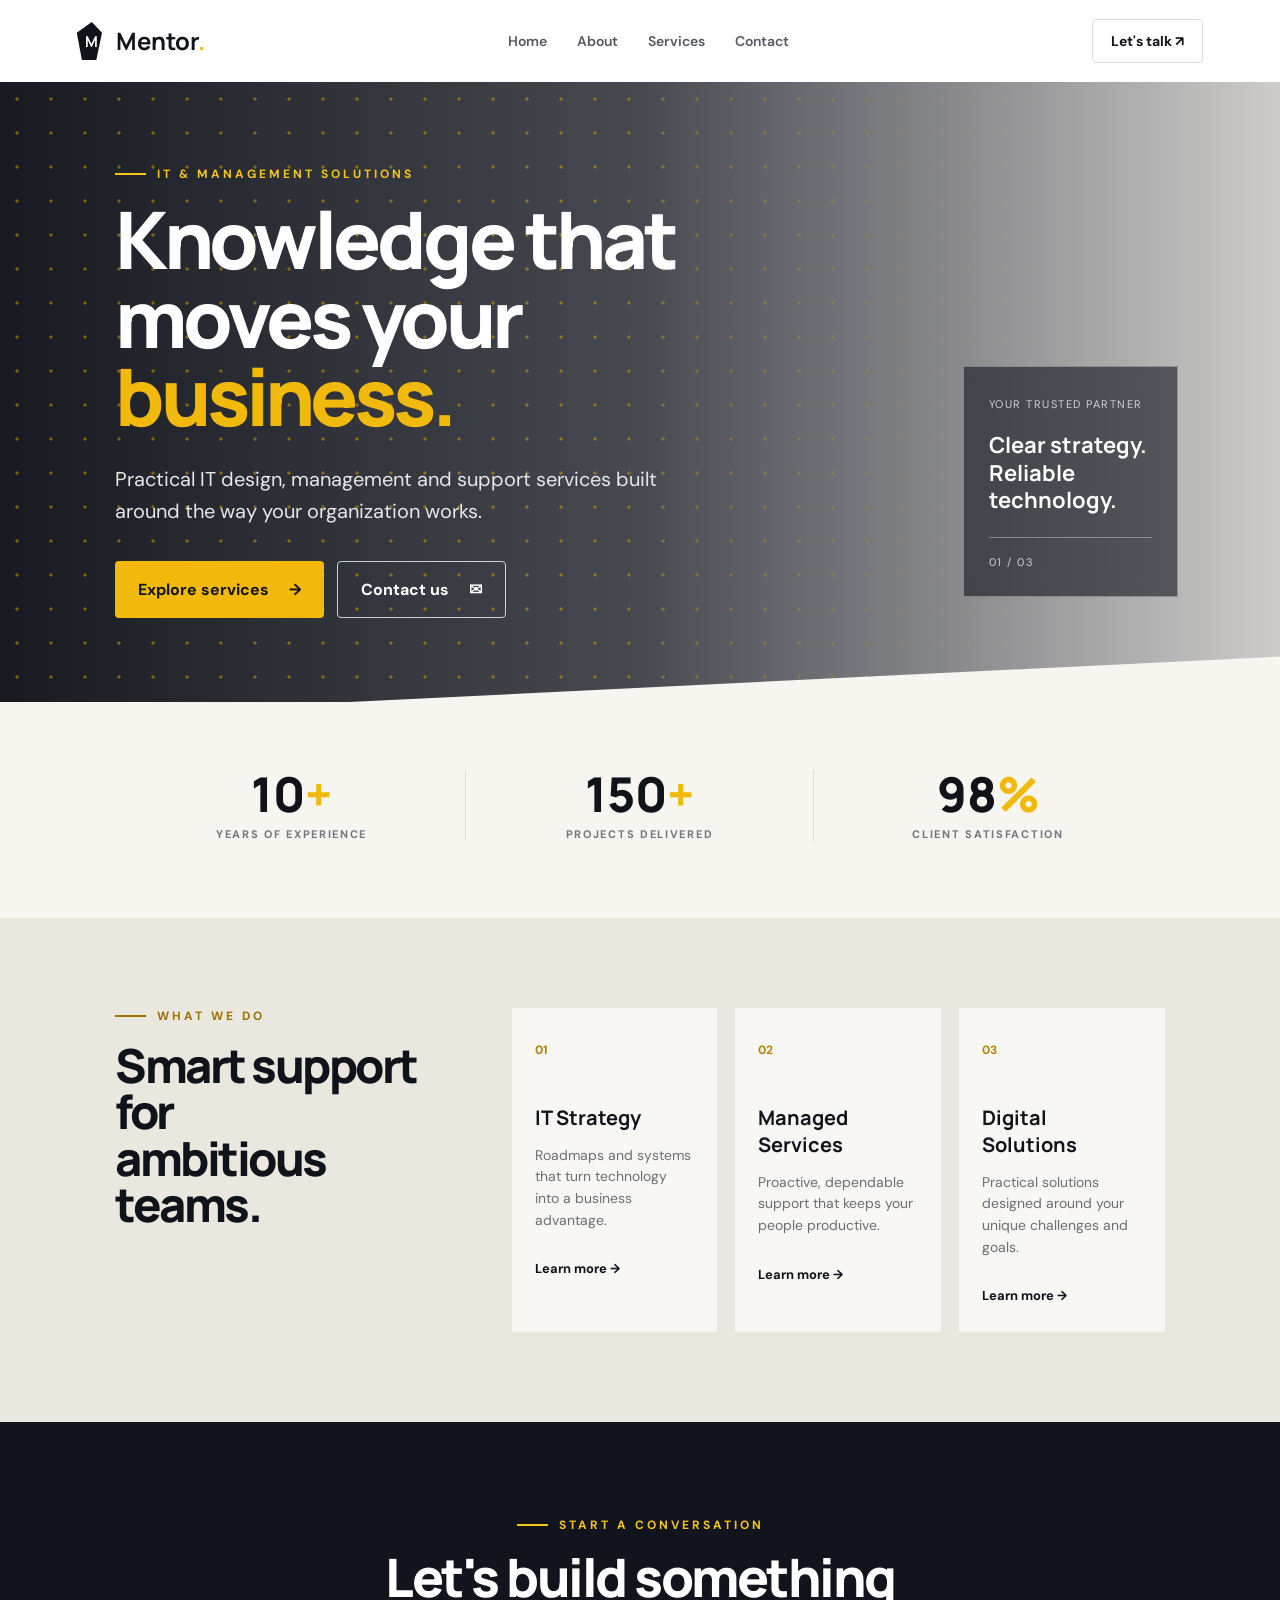
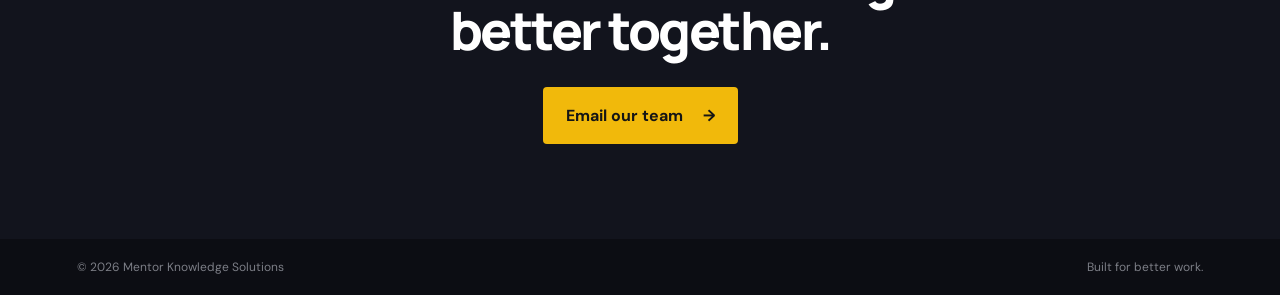
<file: index.html>
<!DOCTYPE html>
<html lang="en">
<head>
  <meta charset="UTF-8" />
  <meta name="viewport" content="width=device-width, initial-scale=1.0" />
  <meta name="description" content="Mentor Knowledge Solutions provides tailored IT design, management, and support services." />
  <title>Mentor Knowledge Solutions | IT &amp; Management</title>
  <link rel="preconnect" href="https://fonts.googleapis.com" />
  <link rel="preconnect" href="https://fonts.gstatic.com" crossorigin />
  <link href="https://fonts.googleapis.com/css2?family=DM+Sans:wght@400;500;600;700&family=Manrope:wght@600;700;800&display=swap" rel="stylesheet" />
  <link rel="stylesheet" href="style.css" />
</head>
<body>
  <header class="site-header">
    <a class="brand" href="#home" aria-label="Mentor Knowledge Solutions home">
      <span class="brand-mark">M</span>
      <span>Mentor<span class="brand-dot">.</span></span>
    </a>
    <nav class="main-nav" aria-label="Main navigation">
      <a href="#home">Home</a><a href="#about">About</a><a href="#services">Services</a><a href="#contact">Contact</a>
    </nav>
    <a class="header-cta" href="#contact">Let's talk <span>↗</span></a>
  </header>

  <main id="home">
    <section class="hero">
      <div class="hero-pattern" aria-hidden="true"></div>
      <div class="hero-content">
        <p class="eyebrow"><span></span> IT &amp; Management Solutions</p>
        <h1>Knowledge that<br />moves your <em>business.</em></h1>
        <p class="hero-copy">Practical IT design, management and support services built around the way your organization works.</p>
        <div class="hero-actions">
          <a class="button button-primary" href="#services">Explore services <span>→</span></a>
          <a class="button button-ghost" href="#contact">Contact us <span>✉</span></a>
        </div>
      </div>
      <aside class="hero-card">
        <span class="card-label">Your trusted partner</span>
        <p>Clear strategy.<br />Reliable technology.</p>
        <div class="card-line"></div>
        <span class="card-number">01 / 03</span>
      </aside>
    </section>

    <section class="stats" id="about" aria-label="Company highlights">
      <div><strong>10<span>+</span></strong><p>Years of experience</p></div>
      <div><strong>150<span>+</span></strong><p>Projects delivered</p></div>
      <div><strong>98<span>%</span></strong><p>Client satisfaction</p></div>
    </section>

    <section class="services" id="services">
      <div class="section-intro">
        <p class="eyebrow dark"><span></span> What we do</p>
        <h2>Smart support for<br />ambitious teams.</h2>
      </div>
      <div class="service-grid">
        <article><span>01</span><h3>IT Strategy</h3><p>Roadmaps and systems that turn technology into a business advantage.</p><a href="#contact">Learn more →</a></article>
        <article><span>02</span><h3>Managed Services</h3><p>Proactive, dependable support that keeps your people productive.</p><a href="#contact">Learn more →</a></article>
        <article><span>03</span><h3>Digital Solutions</h3><p>Practical solutions designed around your unique challenges and goals.</p><a href="#contact">Learn more →</a></article>
      </div>
    </section>

    <section class="contact-banner" id="contact">
      <p class="eyebrow"><span></span> Start a conversation</p>
      <h2>Let's build something<br />better together.</h2>
      <a class="button button-primary" href="mailto:hello@mentorknowledge.com">Email our team <span>→</span></a>
    </section>
  </main>

  <footer><span>© 2026 Mentor Knowledge Solutions</span><span>Built for better work.</span></footer>
</body>
</html>
</file>
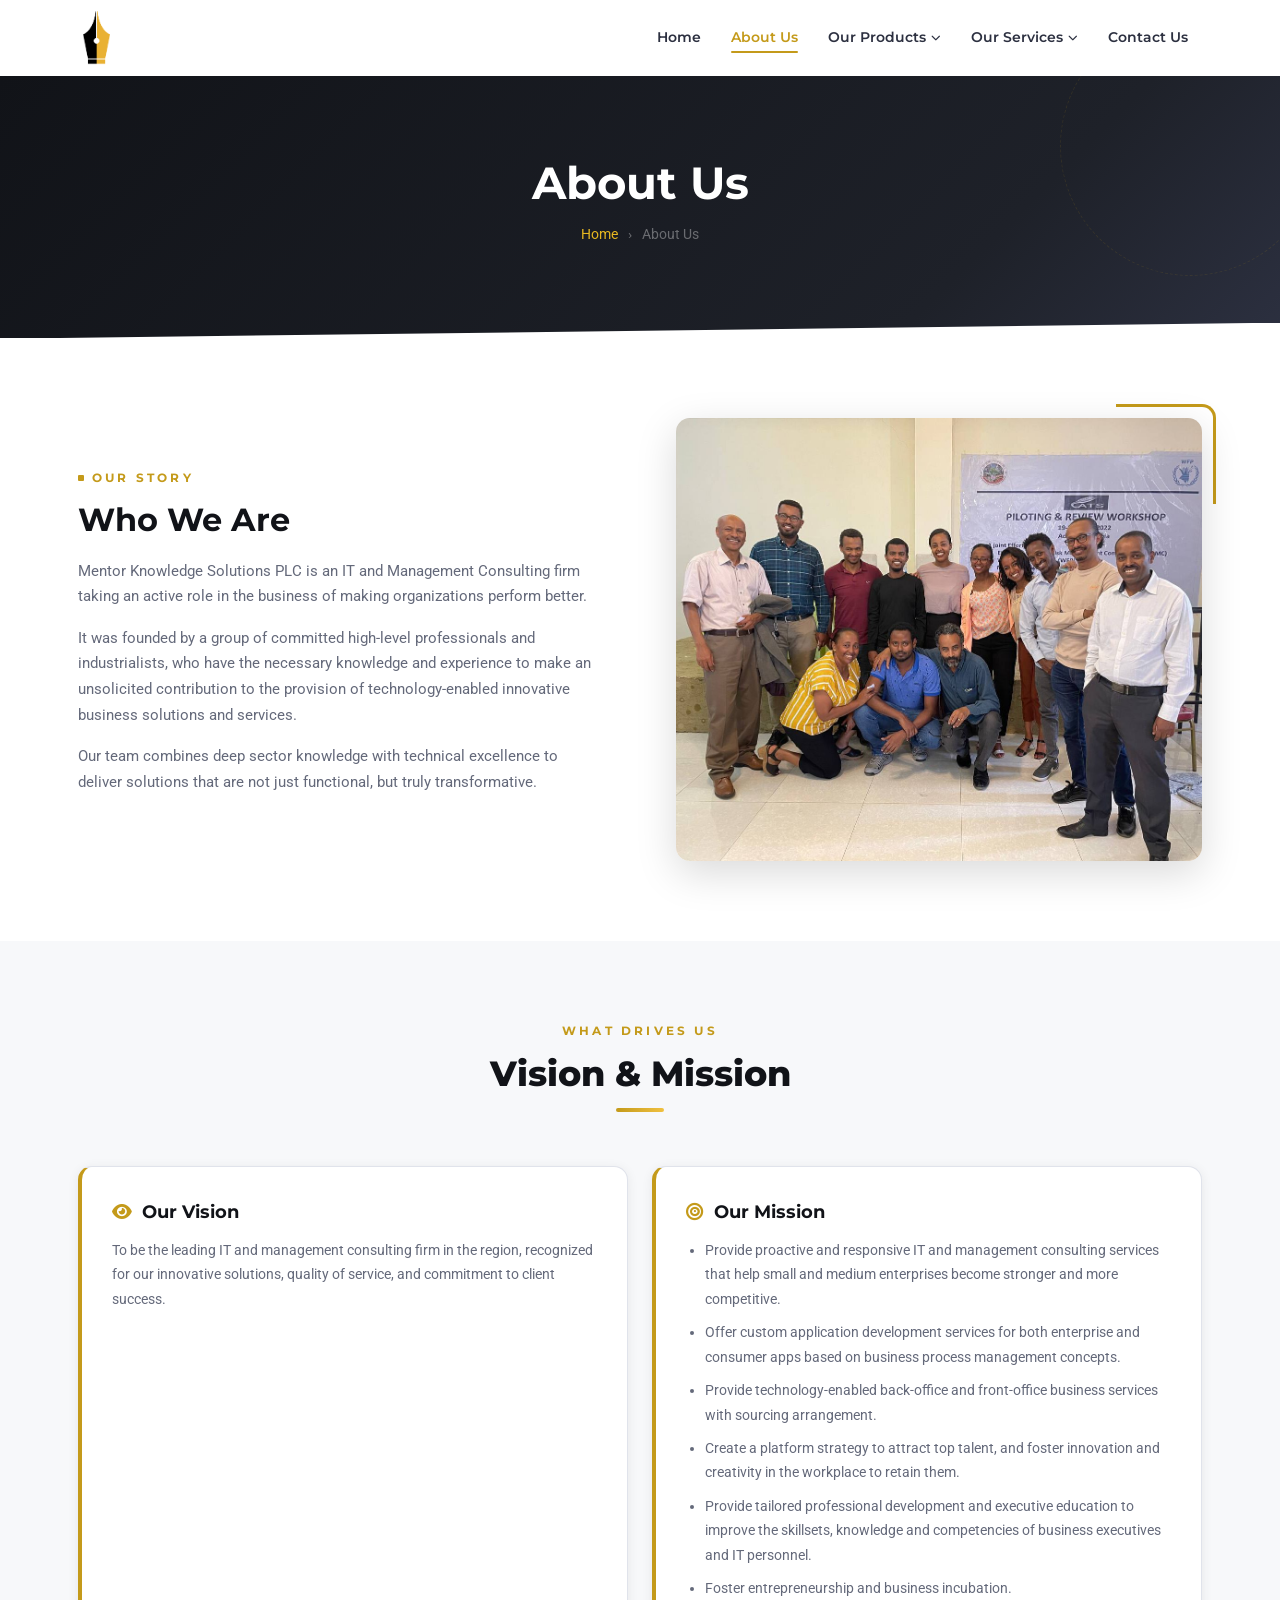
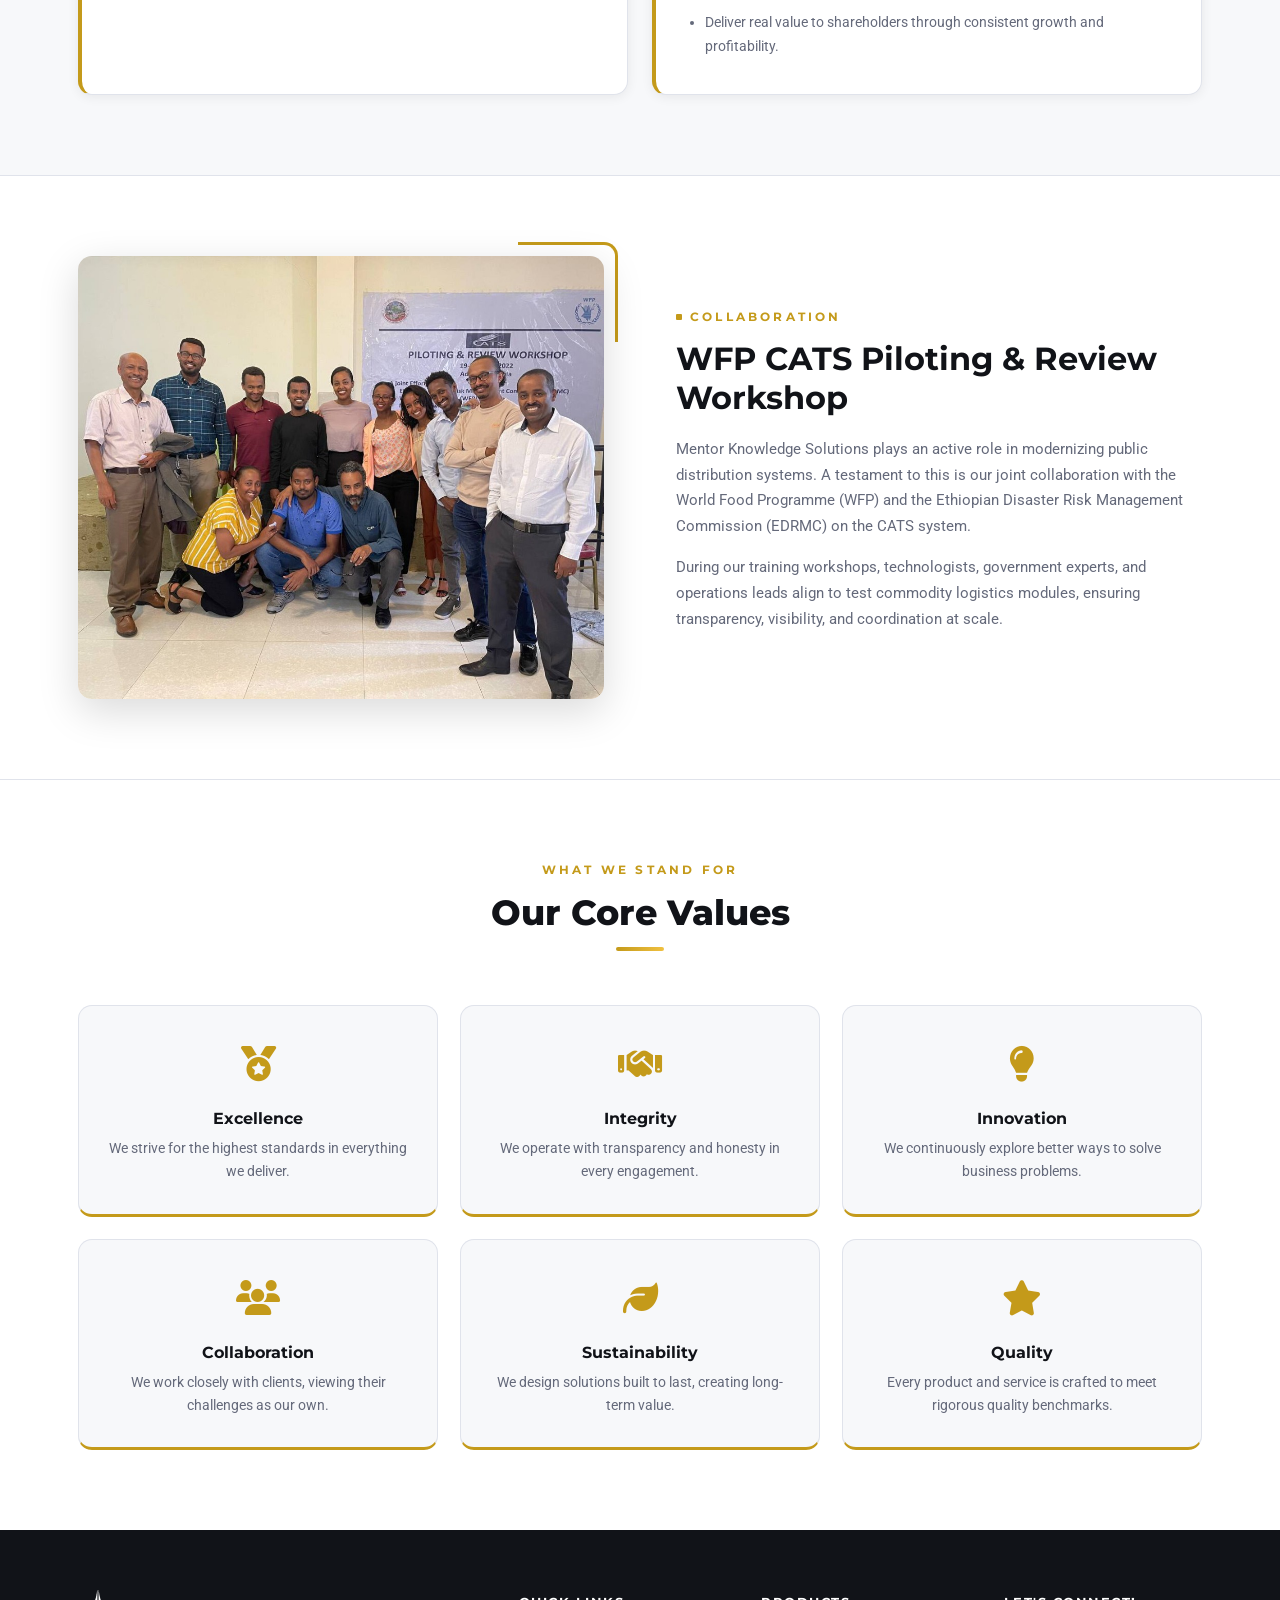
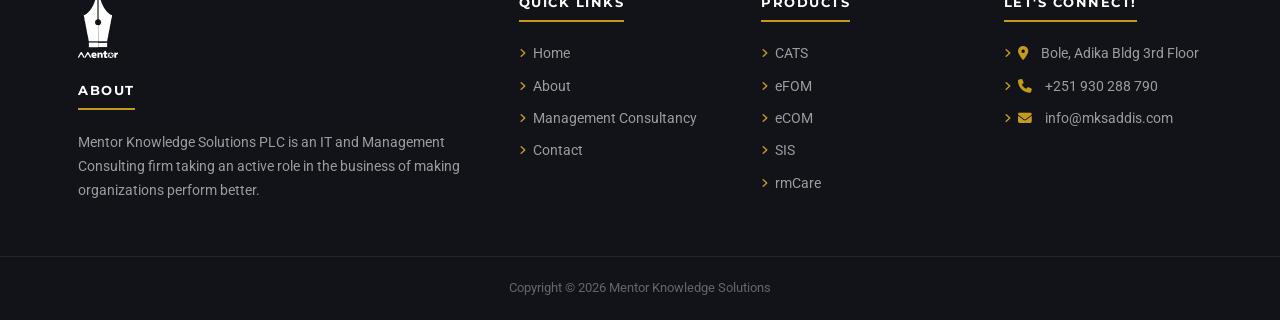
<file: about.html>
<!DOCTYPE html>
<html lang="en">

<head>
    <meta charset="UTF-8" />
    <meta name="viewport" content="width=device-width, initial-scale=1.0" />
    <title>About Us – Mentor Knowledge Solutions</title>
    <link rel="icon" href="https://mksaddis.com/wp-content/uploads/2023/02/cropped-logo-1-e1678093251351-32x32.png" />
    <link rel="stylesheet" href="https://cdnjs.cloudflare.com/ajax/libs/font-awesome/6.5.0/css/all.min.css" />
    <link rel="stylesheet" href="css/style.css" />
    <link rel="stylesheet" href="css/animations.css" />
</head>

<body>
    <header class="site-header" id="site-header">
        <div class="nav-inner">
            <a href="index.html" class="site-logo"><img src="assets/images/logo.png" alt="MKS" /></a>
            <button class="menu-toggle"><span></span><span></span><span></span></button>
            <nav>
                <ul class="nav-menu">
                    <li class="nav-item"><a href="index.html" class="nav-link">Home</a></li>
                    <li class="nav-item"><a href="about.html" class="nav-link">About Us</a></li>
                    <li class="nav-item has-dropdown"><span class="nav-link">Our Products</span>
                        <ul class="dropdown-menu">
                            <li><a href="products.html#cats">CATS</a></li>
                            <li><a href="products.html#ecom">eCOM</a></li>
                            <li><a href="products.html#efom">eFOM</a></li>
                            <li><a href="products.html#maveko">Data Outsourcing</a></li>
                            <li><a href="products.html#sis">SIS</a></li>
                            <li><a href="products.html#rmcare">rmCare</a></li>
                        </ul>
                    </li>
                    <li class="nav-item has-dropdown"><span class="nav-link">Our Services</span>
                        <ul class="dropdown-menu">
                            <li><a href="services.html#consulting">Management Consultancy</a></li>
                            <li><a href="services.html#training">Workshops, Seminars and Trainings</a></li>
                        </ul>
                    </li>
                    <li class="nav-item"><a href="contact.html" class="nav-link">Contact Us</a></li>
                </ul>
            </nav>
        </div>
    </header>

    <section class="page-banner">
        <div class="container">
            <h1>About Us</h1>
            <div class="breadcrumb"><a href="index.html">Home</a><span>&rsaquo;</span><span>About Us</span></div>
        </div>
    </section>

    <!-- WHO WE ARE -->
    <section class="section-padding">
        <div class="container">
            <div class="about-grid">
                <div class="about-text anim fade-left">
                    <span class="section-label">Our Story</span>
                    <h2>Who We Are</h2>
                    <p>Mentor Knowledge Solutions PLC is an IT and Management Consulting firm taking an active role in
                        the business of making organizations perform better.</p>
                    <p>It was founded by a group of committed high-level professionals and industrialists, who have the
                        necessary knowledge and experience to make an unsolicited contribution to the provision of
                        technology-enabled innovative business solutions and services.</p>
                    <p>Our team combines deep sector knowledge with technical excellence to deliver solutions that are
                        not just functional, but truly transformative.</p>
                </div>
                <div class="about-image anim fade-right">
                    <img src="assets/images/team.jpg" alt="MKS Team meeting" />
                </div>
            </div>
        </div>
    </section>                                                            <!-- VISION & MISSION -->
    <section class="section-padding" style="background:var(--bg-light);">
        <div class="container">
            <div class="text-center" style="margin-bottom:40px;">
                <span class="section-label anim fade-up">What Drives Us</span>
                <h2 class="section-title anim fade-up d1">Vision &amp; Mission</h2>
            </div>
            <div class="mv-grid">
                <div class="mv-card anim fade-left">
                    <h3><i class="fas fa-eye"></i> Our Vision</h3>
                    <p>To be the leading IT and management consulting firm in the region, recognized for our innovative
                        solutions, quality of service, and commitment to client success.</p>
                </div>
                <div class="mv-card anim fade-right">
                    <h3><i class="fas fa-bullseye"></i> Our Mission</h3>
                    <ul>
                        <li>Provide proactive and responsive IT and management consulting services that help small and
                            medium enterprises become stronger and more competitive.</li>
                        <li>Offer custom application development services for both enterprise and consumer apps based on
                            business process management concepts.</li>
                        <li>Provide technology-enabled back-office and front-office business services with sourcing
                            arrangement.</li>
                        <li>Create a platform strategy to attract top talent, and foster innovation and creativity in
                            the workplace to retain them.</li>
                        <li>Provide tailored professional development and executive education to improve the skillsets,
                            knowledge and competencies of business executives and IT personnel.</li>
                        <li>Foster entrepreneurship and business incubation.</li>
                        <li>Deliver real value to shareholders through consistent growth and profitability.</li>
                    </ul>
                </div>
            </div>
        </div>
    </section>

    <!-- WORKSHOP HIGHLIGHT -->
    <section class="section-padding"
        style="background:var(--white); border-top:1px solid var(--border); border-bottom:1px solid var(--border); position:relative; overflow:hidden;">
        <div class="container">
            <div class="about-grid">
                <div class="about-image anim fade-left">
                    <img src="assets/images/cats_workshop.jpg" alt="WFP CATS Piloting &amp; Review Workshop Team" />
                </div>
                <div class="about-text anim fade-right">
                    <span class="section-label">Collaboration</span>
                    <h2>WFP CATS Piloting &amp; Review Workshop</h2>
                    <p>Mentor Knowledge Solutions plays an active role in modernizing public distribution systems. A
                        testament to this is our joint collaboration with the World Food Programme (WFP) and the
                        Ethiopian Disaster Risk Management Commission (EDRMC) on the CATS system.</p>
                    <p>During our training workshops, technologists, government experts, and operations leads align to
                        test commodity logistics modules, ensuring transparency, visibility, and coordination at scale.
                    </p>
                </div>
            </div>
        </div>
    </section>                                                        <!-- CORE VALUES -->
    <section class="section-padding">
        <div class="container">
            <div class="text-center" style="margin-bottom:40px;">
                <span class="section-label anim fade-up">What We Stand For</span>
                <h2 class="section-title anim fade-up d1">Our Core Values</h2>
            </div>
            <div class="values-grid">
                <div class="value-card anim scale-in d1">
                    <div class="vi"><i class="fas fa-medal"></i></div>
                    <h4>Excellence</h4>
                    <p>We strive for the highest standards in everything we deliver.</p>
                </div>
                <div class="value-card anim scale-in d2">
                    <div class="vi"><i class="fas fa-handshake"></i></div>
                    <h4>Integrity</h4>
                    <p>We operate with transparency and honesty in every engagement.</p>
                </div>
                <div class="value-card anim scale-in d3">
                    <div class="vi"><i class="fas fa-lightbulb"></i></div>
                    <h4>Innovation</h4>
                    <p>We continuously explore better ways to solve business problems.</p>
                </div>
                <div class="value-card anim scale-in d1">
                    <div class="vi"><i class="fas fa-users"></i></div>
                    <h4>Collaboration</h4>
                    <p>We work closely with clients, viewing their challenges as our own.</p>
                </div>
                <div class="value-card anim scale-in d2">
                    <div class="vi"><i class="fas fa-leaf"></i></div>
                    <h4>Sustainability</h4>
                    <p>We design solutions built to last, creating long-term value.</p>
                </div>
                <div class="value-card anim scale-in d3">
                    <div class="vi"><i class="fas fa-star"></i></div>
                    <h4>Quality</h4>
                    <p>Every product and service is crafted to meet rigorous quality benchmarks.</p>
                </div>
            </div>
        </div>
    </section>                                                            <footer class="site-footer">
        <div class="container">
            <div class="footer-grid">
                <div class="footer-col">
                    <div class="footer-logo"><img src="assets/images/logo-footer.png" alt="MKS logo" /></div>
                    <h4>About</h4>
                    <p>Mentor Knowledge Solutions PLC is an IT and Management Consulting firm taking an active role in
                        the business of making organizations perform better.</p>
                </div>
                <div class="footer-col">
                    <h4>Quick Links</h4>
                    <ul>
                        <li><a href="index.html">Home</a></li>
                        <li><a href="about.html">About</a></li>
                        <li><a href="services.html#consulting">Management Consultancy</a></li>
                        <li><a href="contact.html">Contact</a></li>
                    </ul>
                </div>
                <div class="footer-col">
                    <h4>Products</h4>
                    <ul>
                        <li><a href="products.html#cats">CATS</a></li>
                        <li><a href="products.html#efom">eFOM</a></li>
                        <li><a href="products.html#ecom">eCOM</a></li>
                        <li><a href="products.html#sis">SIS</a></li>
                        <li><a href="products.html#rmcare">rmCare</a></li>
                    </ul>
                </div>
                <div class="footer-col">
                    <h4>Let's Connect!</h4>
                    <ul>
                        <li><a href="https://maps.app.goo.gl/9HkJaiKec232Yn8YA"><i class="fas fa-map-marker-alt"
                                    style="color:var(--gold);margin-right:6px;"></i>Bole, Adika Bldg 3rd Floor</a></li>
                        <li><a href="tel:+251930288790"><i class="fas fa-phone"
                                    style="color:var(--gold);margin-right:6px;"></i>+251 930 288 790</a></li>
                        <li><a href="mailto:info@mksaddis.com"><i class="fas fa-envelope"
                                    style="color:var(--gold);margin-right:6px;"></i>info@mksaddis.com</a></li>
                    </ul>
                </div>
            </div>
        </div>
        <div class="footer-bottom">
            <div class="container">
                <p>Copyright &copy; 2026 Mentor Knowledge Solutions</p>
            </div>
        </div>
    </footer>
    <button class="back-to-top" id="back-to-top" aria-label="Back to Top"><i class="fas fa-chevron-up"></i></button>
    <script src="js/main.js"></script>
</body>

</html>
</file>
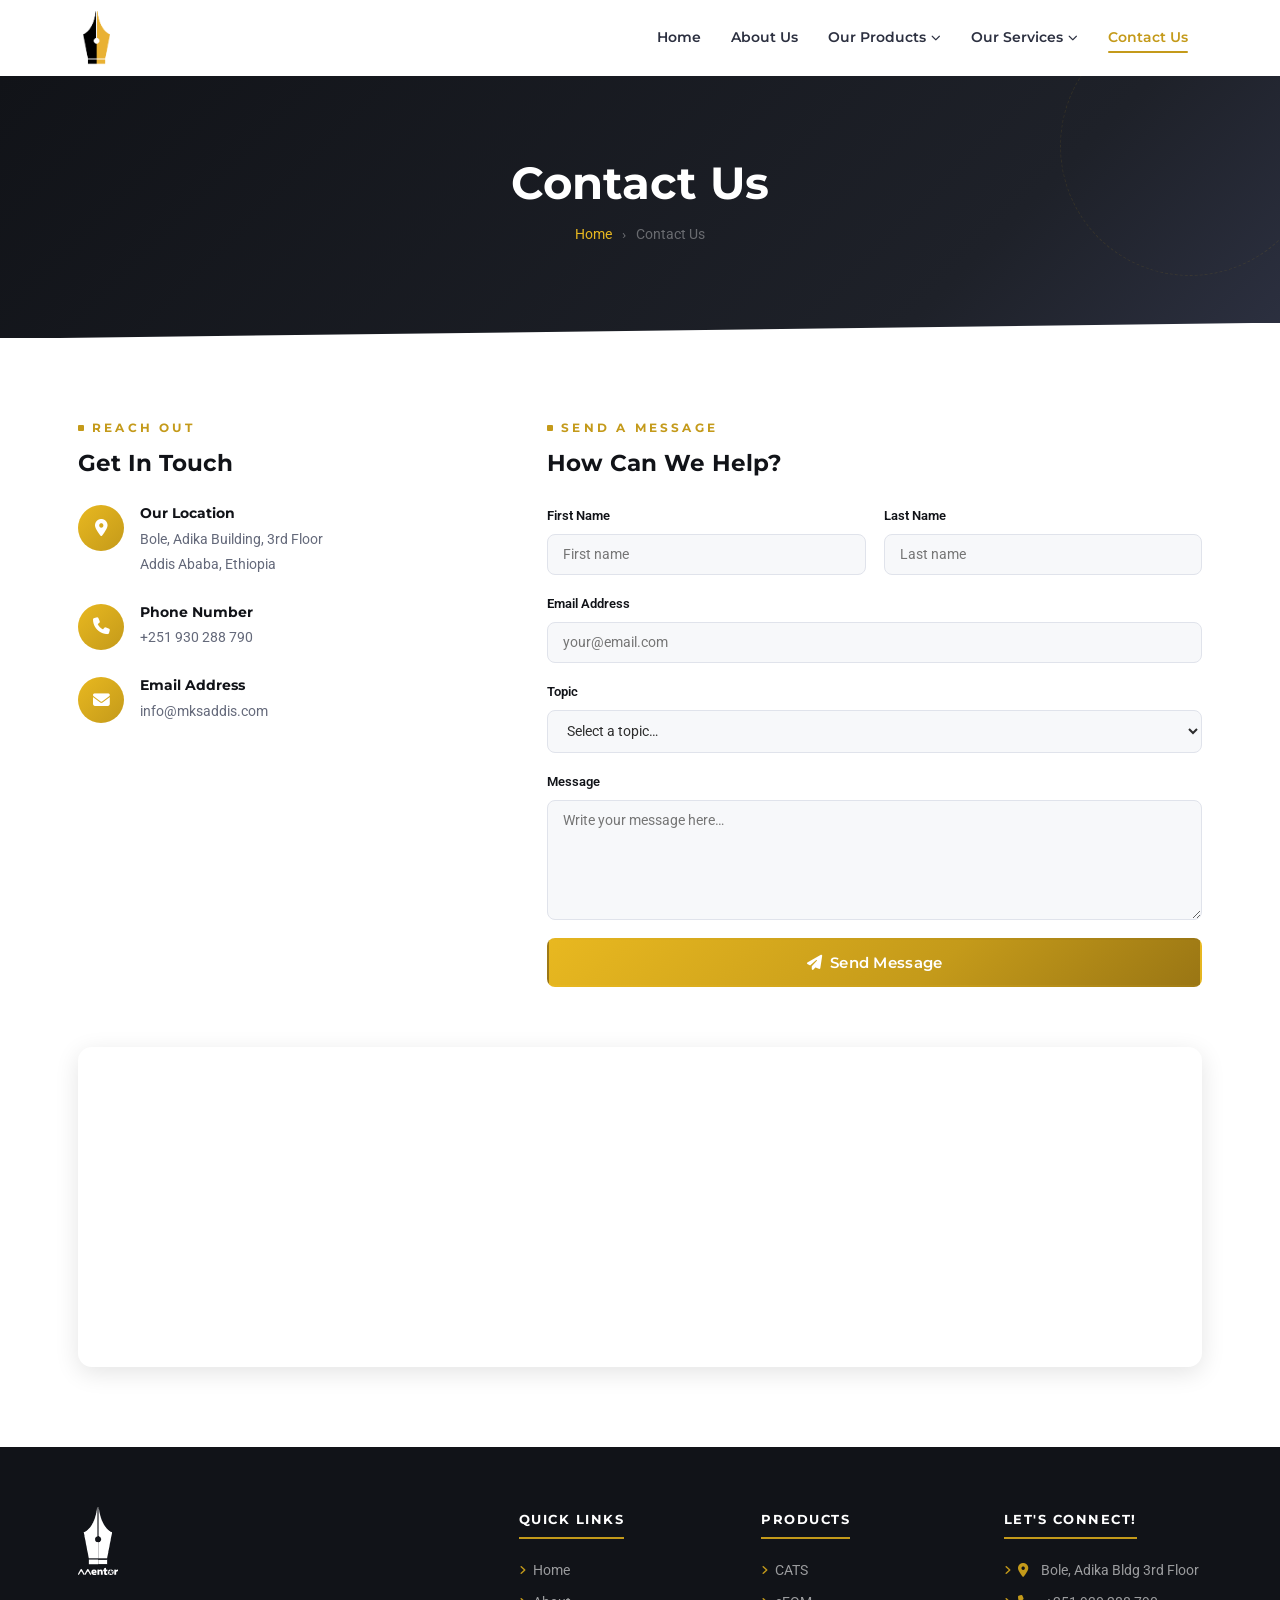
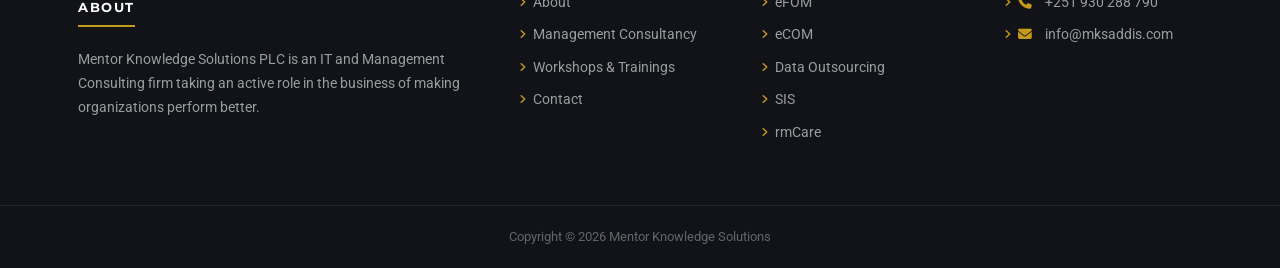
<file: contact.html>
<!DOCTYPE html>
<html lang="en">

<head>
    <meta charset="UTF-8" />
    <meta name="viewport" content="width=device-width, initial-scale=1.0" />
    <title>Contact Us – Mentor Knowledge Solutions</title>
    <link rel="icon" href="https://mksaddis.com/wp-content/uploads/2023/02/cropped-logo-1-e1678093251351-32x32.png" />
    <link rel="stylesheet" href="https://cdnjs.cloudflare.com/ajax/libs/font-awesome/6.5.0/css/all.min.css" />
    <link rel="stylesheet" href="css/style.css" />
    <link rel="stylesheet" href="css/animations.css" />
</head>

<body>
    <header class="site-header" id="site-header">
        <div class="nav-inner">
            <a href="index.html" class="site-logo"><img src="assets/images/logo.png" alt="MKS" /></a>
            <button class="menu-toggle"><span></span><span></span><span></span></button>
            <nav>
                <ul class="nav-menu">
                    <li class="nav-item"><a href="index.html" class="nav-link">Home</a></li>
                    <li class="nav-item"><a href="about.html" class="nav-link">About Us</a></li>
                    <li class="nav-item has-dropdown"><span class="nav-link">Our Products</span>
                        <ul class="dropdown-menu">
                            <li><a href="products.html#cats">CATS</a></li>
                            <li><a href="products.html#ecom">eCOM</a></li>
                            <li><a href="products.html#efom">eFOM</a></li>
                            <li><a href="products.html#maveko">Data Outsourcing</a></li>
                            <li><a href="products.html#sis">SIS</a></li>
                            <li><a href="products.html#rmcare">rmCare</a></li>
                        </ul>
                    </li>
                    <li class="nav-item has-dropdown"><span class="nav-link">Our Services</span>
                        <ul class="dropdown-menu">
                            <li><a href="services.html#consulting">Management Consultancy</a></li>
                            <li><a href="services.html#training">Workshops, Seminars and Trainings</a></li>
                        </ul>
                    </li>
                    <li class="nav-item"><a href="contact.html" class="nav-link">Contact Us</a></li>
                </ul>
            </nav>
        </div>
    </header>

    <section class="page-banner">
        <div class="container">
            <h1>Contact Us</h1>
            <div class="breadcrumb"><a href="index.html">Home</a><span>&rsaquo;</span><span>Contact Us</span></div>
        </div>
    </section>

    <section class="section-padding">
        <div class="container">
            <div class="contact-grid">
                <!-- Info -->
                <div class="anim fade-left">
                    <span class="section-label">Reach Out</span>
                    <h2 style="margin-bottom:28px;">Get In Touch</h2>
                    <div class="contact-info-item">
                        <div class="ci-icon"><i class="fas fa-map-marker-alt"></i></div>
                        <div class="ci-text">
                            <h5>Our Location</h5><a href="https://maps.app.goo.gl/9HkJaiKec232Yn8YA"
                                target="_blank">Bole, Adika Building, 3rd Floor<br>Addis Ababa, Ethiopia</a>
                        </div>
                    </div>
                    <div class="contact-info-item">
                        <div class="ci-icon"><i class="fas fa-phone"></i></div>
                        <div class="ci-text">
                            <h5>Phone Number</h5><a href="tel:+251930288790">+251 930 288 790</a>
                        </div>
                    </div>
                    <div class="contact-info-item">
                        <div class="ci-icon"><i class="fas fa-envelope"></i></div>
                        <div class="ci-text">
                            <h5>Email Address</h5><a href="mailto:info@mksaddis.com">info@mksaddis.com</a>
                        </div>
                    </div>
                </div>

                <!-- Form -->
                <div class="anim fade-right">
                    <span class="section-label">Send a Message</span>
                    <h2 style="margin-bottom:28px;">How Can We Help?</h2>
                    <form id="contactForm" class="contact-form" novalidate>
                        <div class="form-row">
                            <div class="form-group">
                                <label for="firstName">First Name</label>
                                <input type="text" id="firstName" name="firstName" class="form-control"
                                    placeholder="First name" required />
                                <span class="error-msg">Required.</span>
                            </div>
                            <div class="form-group">
                                <label for="lastName">Last Name</label>
                                <input type="text" id="lastName" name="lastName" class="form-control"
                                    placeholder="Last name" required />
                                <span class="error-msg">Required.</span>
                            </div>
                        </div>
                        <div class="form-group">
                            <label for="email">Email Address</label>
                            <input type="email" id="email" name="email" class="form-control"
                                placeholder="your@email.com" required />
                            <span class="error-msg">Please enter a valid email.</span>
                        </div>
                        <div class="form-group">
                            <label for="subject">Topic</label>
                            <select id="subject" name="subject" class="form-control">
                                <option value="">Select a topic…</option>
                                <option>IT and Management Consulting</option>
                                <option>Custom Application Development</option>
                                <option>CATS Inquiry</option>
                                <option>eFOM Inquiry</option>
                                <option>eCOM Inquiry</option>
                                <option>rmCare Inquiry</option>
                                <option>SIS Inquiry</option>
                                <option>Data Outsourcing (MAVEKO)</option>
                                <option>Workshops &amp; Trainings</option>
                                <option>General Inquiry</option>
                            </select>
                        </div>
                        <div class="form-group">
                            <label for="message">Message</label>
                            <textarea id="message" name="message" class="form-control" rows="5"
                                placeholder="Write your message here…" required></textarea>
                            <span class="error-msg">Required.</span>
                        </div>
                        <button type="submit" class="btn btn-gold"
                            style="width:100%;justify-content:center;font-size:0.95rem;">
                            <i class="fas fa-paper-plane"></i> Send Message
                        </button>
                    </form>
                </div>
            </div>

            <!-- Map -->
            <div class="map-wrapper anim fade-up" style="margin-top:60px;">
                <iframe
                    src="https://www.google.com/maps/embed?pb=!1m18!1m12!1m3!1d3940.535707040584!2d38.78179231475424!3d8.983906793533985!2m3!1f0!2f0!3f0!3m2!1i1024!2i768!4f13.1!3m3!1m2!1s0x164b85e8a9b8b527%3A0x8e7b1e4a5d7a3f1c!2sBole%2C%20Addis%20Ababa%2C%20Ethiopia!5e0!3m2!1sen!2set!4v1680080577342!5m2!1sen!2set"
                    allowfullscreen loading="lazy" title="MKS Office Location"></iframe>
            </div>
        </div>
    </section>

    <footer class="site-footer">
        <div class="container">
            <div class="footer-grid">
                <div class="footer-col">
                    <div class="footer-logo"><img src="assets/images/logo-footer.png" alt="MKS logo" /></div>
                    <h4>About</h4>
                    <p>Mentor Knowledge Solutions PLC is an IT and Management Consulting firm taking an active role in
                        the business of making organizations perform better.</p>
                </div>
                <div class="footer-col">
                    <h4>Quick Links</h4>
                    <ul>
                        <li><a href="index.html">Home</a></li>
                        <li><a href="about.html">About</a></li>
                        <li><a href="services.html#consulting">Management Consultancy</a></li>
                        <li><a href="services.html#training">Workshops &amp; Trainings</a></li>
                        <li><a href="contact.html">Contact</a></li>
                    </ul>
                </div>
                <div class="footer-col">
                    <h4>Products</h4>
                    <ul>
                        <li><a href="products.html#cats">CATS</a></li>
                        <li><a href="products.html#efom">eFOM</a></li>
                        <li><a href="products.html#ecom">eCOM</a></li>
                        <li><a href="products.html#maveko">Data Outsourcing</a></li>
                        <li><a href="products.html#sis">SIS</a></li>
                        <li><a href="products.html#rmcare">rmCare</a></li>
                    </ul>
                </div>
                <div class="footer-col">
                    <h4>Let's Connect!</h4>
                    <ul>
                        <li><a href="https://maps.app.goo.gl/9HkJaiKec232Yn8YA"><i class="fas fa-map-marker-alt"
                                    style="color:var(--gold);margin-right:6px;"></i>Bole, Adika Bldg 3rd Floor</a></li>
                        <li><a href="tel:+251930288790"><i class="fas fa-phone"
                                    style="color:var(--gold);margin-right:6px;"></i>+251 930 288 790</a></li>
                        <li><a href="mailto:info@mksaddis.com"><i class="fas fa-envelope"
                                    style="color:var(--gold);margin-right:6px;"></i>info@mksaddis.com</a></li>
                    </ul>
                </div>
            </div>
        </div>
        <div class="footer-bottom">
            <div class="container">
                <p>Copyright &copy; 2026 Mentor Knowledge Solutions</p>
            </div>
        </div>
    </footer>
    <button class="back-to-top" id="back-to-top" aria-label="Back to Top"><i class="fas fa-chevron-up"></i></button>
    <script src="js/main.js"></script>
</body>

</html>
</file>
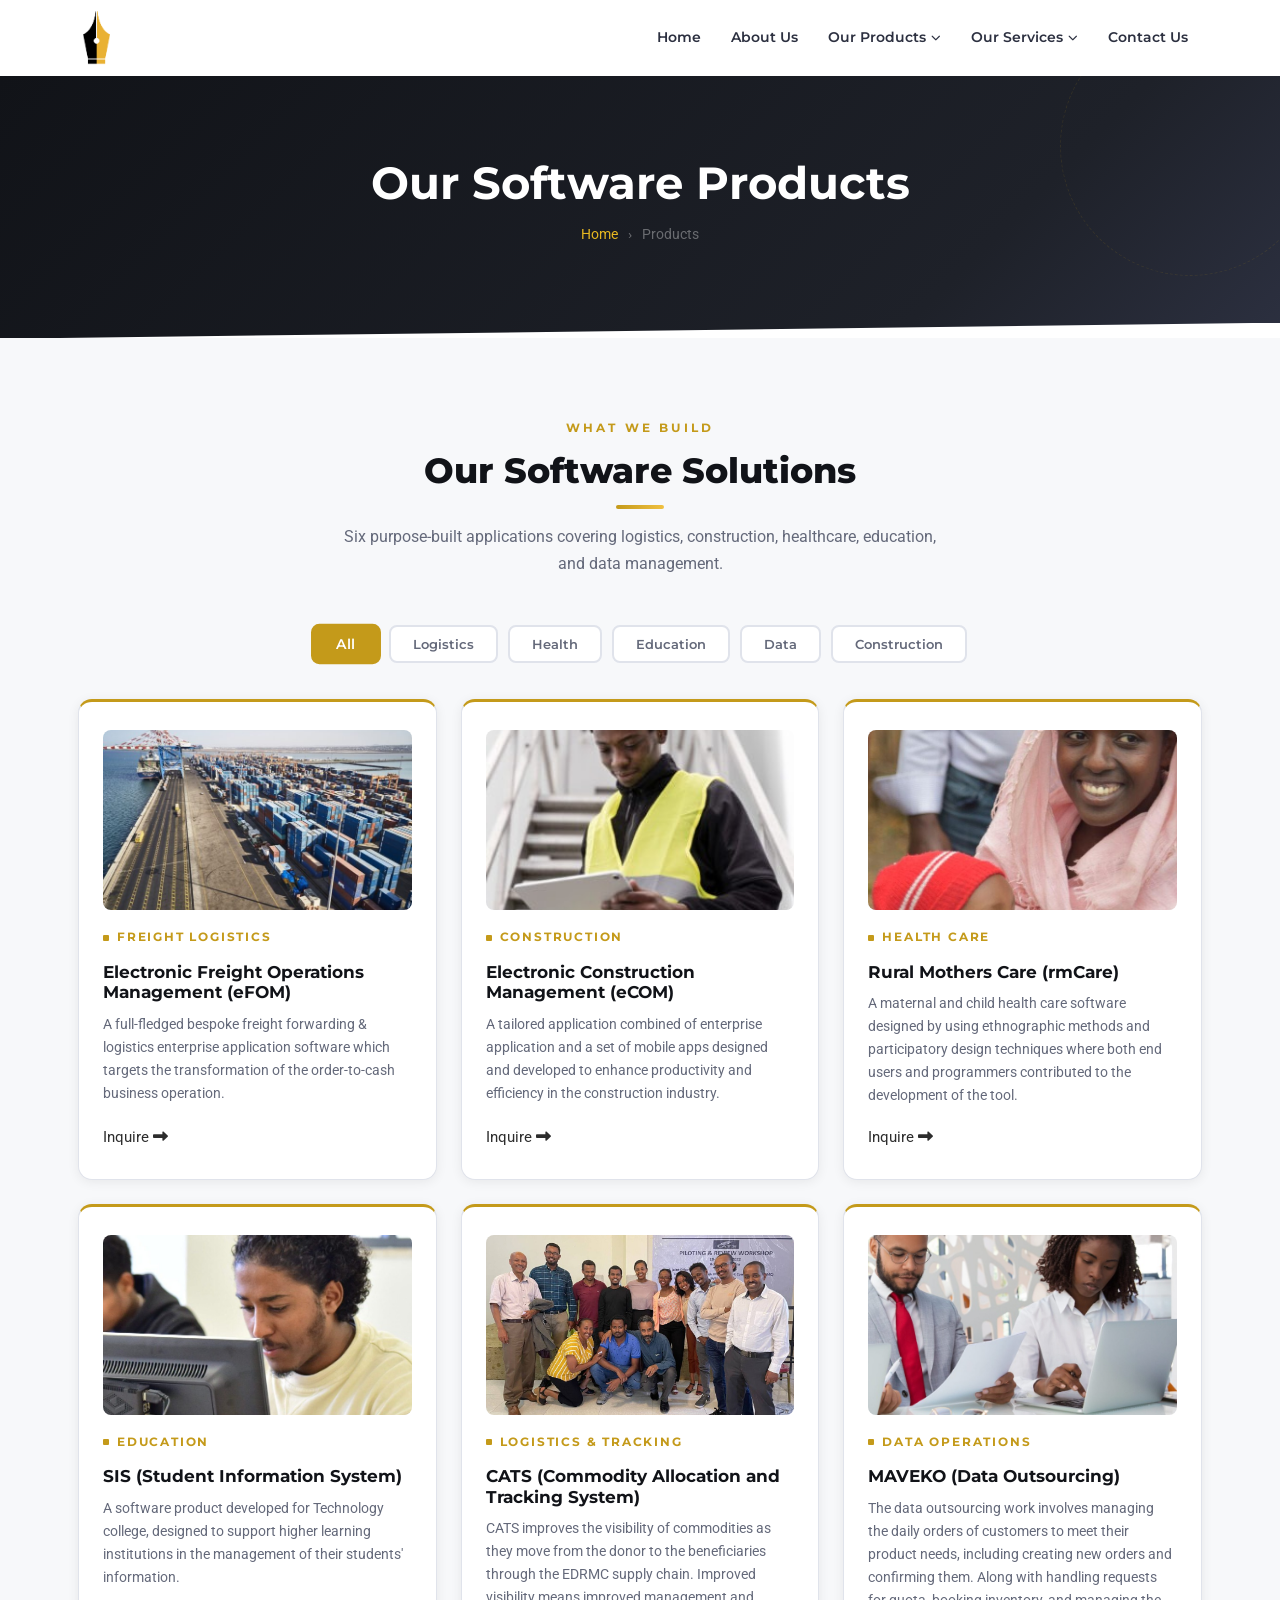
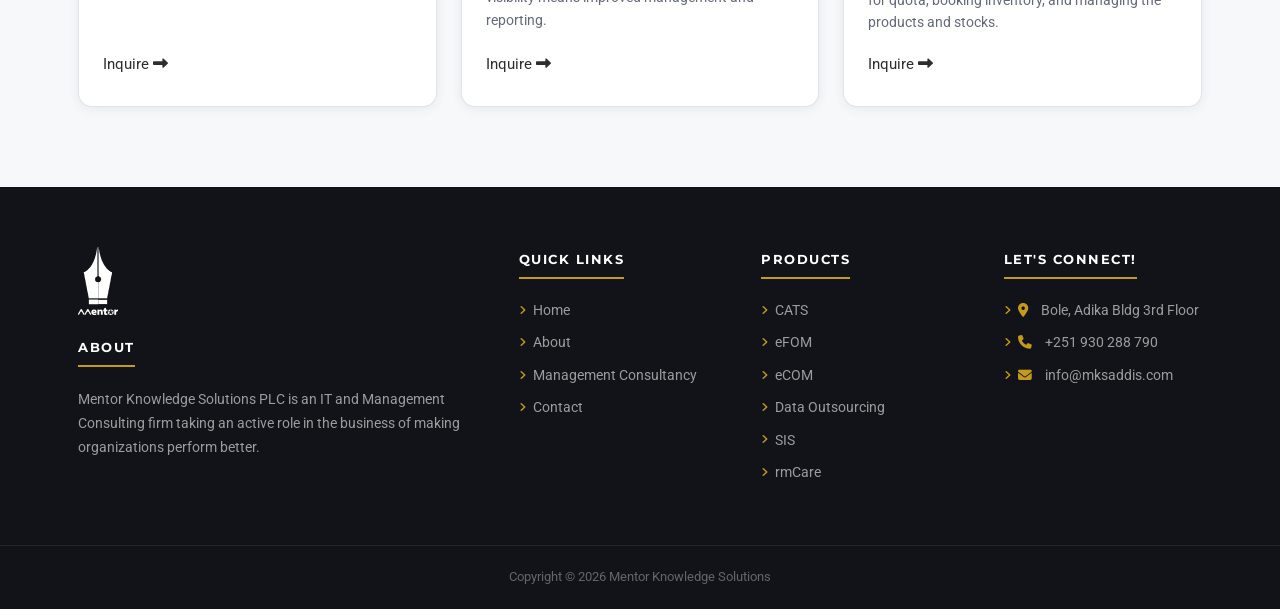
<file: products.html>
<!DOCTYPE html>
<html lang="en">

<head>
    <meta charset="UTF-8" />
    <meta name="viewport" content="width=device-width, initial-scale=1.0" />
    <title>Our Products – Mentor Knowledge Solutions</title>
    <link rel="icon" href="https://mksaddis.com/wp-content/uploads/2023/02/cropped-logo-1-e1678093251351-32x32.png" />
    <link rel="stylesheet" href="https://cdnjs.cloudflare.com/ajax/libs/font-awesome/6.5.0/css/all.min.css" />
    <link rel="stylesheet" href="css/style.css" />
    <link rel="stylesheet" href="css/animations.css" />
</head>

<body>
    <header class="site-header" id="site-header">
        <div class="nav-inner">
            <a href="index.html" class="site-logo"><img src="assets/images/logo.png" alt="MKS" /></a>
            <button class="menu-toggle"><span></span><span></span><span></span></button>
            <nav>
                <ul class="nav-menu">
                    <li class="nav-item"><a href="index.html" class="nav-link">Home</a></li>
                    <li class="nav-item"><a href="about.html" class="nav-link">About Us</a></li>
                    <li class="nav-item has-dropdown"><span class="nav-link">Our Products</span>
                        <ul class="dropdown-menu">
                            <li><a href="#cats">CATS</a></li>
                            <li><a href="#ecom">eCOM</a></li>
                            <li><a href="#efom">eFOM</a></li>
                            <li><a href="#maveko">Data Outsourcing</a></li>
                            <li><a href="#sis">SIS</a></li>
                            <li><a href="#rmcare">rmCare</a></li>
                        </ul>
                    </li>
                    <li class="nav-item has-dropdown"><span class="nav-link">Our Services</span>
                        <ul class="dropdown-menu">
                            <li><a href="services.html#consulting">Management Consultancy</a></li>
                            <li><a href="services.html#training">Workshops, Seminars and Trainings</a></li>
                        </ul>
                    </li>
                    <li class="nav-item"><a href="contact.html" class="nav-link">Contact Us</a></li>
                </ul>
            </nav>
        </div>
    </header>

    <section class="page-banner">
        <div class="container">
            <h1>Our Software Products</h1>
            <div class="breadcrumb"><a href="index.html">Home</a><span>&rsaquo;</span><span>Products</span></div>
        </div>
    </section>

    <section class="section-padding products-section">
        <div class="container">
            <div class="text-center" style="margin-bottom:8px;">
                <span class="section-label anim fade-up">What We Build</span>
                <h2 class="section-title anim fade-up d1">Our Software Solutions</h2>
                <p class="section-sub anim fade-up d2">Six purpose-built applications covering logistics, construction,
                    healthcare, education, and data management.</p>
            </div>

            <div class="filter-bar anim fade-up d2">
                <button class="filter-btn active" data-filter="all">All</button>
                <button class="filter-btn" data-filter="logistics">Logistics</button>
                <button class="filter-btn" data-filter="health">Health</button>
                <button class="filter-btn" data-filter="education">Education</button>
                <button class="filter-btn" data-filter="data">Data</button>
                <button class="filter-btn" data-filter="construction">Construction</button>
            </div>

            <div class="products-grid-full">

                <div class="prod-card anim fade-up d1" id="efom" data-cat="logistics">
                    <img class="prod-img" src="assets/images/logistics.jpg" alt="eFOM" />
                    <span class="prod-badge">Freight Logistics</span>
                    <h4>Electronic Freight Operations Management (eFOM)</h4>
                    <p>A full-fledged bespoke freight forwarding &amp; logistics enterprise application software which
                        targets the transformation of the order-to-cash business operation.</p>
                    <a href="contact.html" class="product-link">Inquire <i class="fas fa-long-arrow-alt-right"></i></a>
                </div>

                <div class="prod-card anim fade-up d2" id="ecom" data-cat="construction">
                    <img class="prod-img" src="assets/images/construction.jpg" alt="eCOM" />
                    <span class="prod-badge">Construction</span>
                    <h4>Electronic Construction Management (eCOM)</h4>
                    <p>A tailored application combined of enterprise application and a set of mobile apps designed and
                        developed to enhance productivity and efficiency in the construction industry.</p>
                    <a href="contact.html" class="product-link">Inquire <i class="fas fa-long-arrow-alt-right"></i></a>
                </div>

                <div class="prod-card anim fade-up d3" id="rmcare" data-cat="health">
                    <img class="prod-img" src="assets/images/rmcare.jpg" alt="rmCare" />
                    <span class="prod-badge">Health Care</span>
                    <h4>Rural Mothers Care (rmCare)</h4>
                    <p>A maternal and child health care software designed by using ethnographic methods and
                        participatory design techniques where both end users and programmers contributed to the
                        development of the tool.</p>
                    <a href="contact.html" class="product-link">Inquire <i class="fas fa-long-arrow-alt-right"></i></a>
                </div>

                <div class="prod-card anim fade-up d1" id="sis" data-cat="education">
                    <img class="prod-img" src="assets/images/office_focus.jpg" alt="SIS (Student Information System)" />
                    <span class="prod-badge">Education</span>
                    <h4>SIS (Student Information System)</h4>
                    <p>A software product developed for Technology college, designed to support higher learning
                        institutions in the management of their students' information.</p>
                    <a href="contact.html" class="product-link">Inquire <i class="fas fa-long-arrow-alt-right"></i></a>
                </div>

                <div class="prod-card anim fade-up d2" id="cats" data-cat="logistics">
                    <img class="prod-img" src="assets/images/cats_workshop.jpg"
                        alt="CATS (Commodity Allocation and Tracking System) group workshop" />
                    <span class="prod-badge">Logistics &amp; Tracking</span>
                    <h4>CATS (Commodity Allocation and Tracking System)</h4>
                    <p>CATS improves the visibility of commodities as they move from the donor to the beneficiaries
                        through the EDRMC supply chain. Improved visibility means improved management and reporting.</p>
                    <a href="contact.html" class="product-link">Inquire <i class="fas fa-long-arrow-alt-right"></i></a>
                </div>

                <div class="prod-card anim fade-up d3" id="maveko" data-cat="data">
                    <img class="prod-img" src="assets/images/meeting.jpg"
                        alt="MAVEKO Data Outsourcing team analyzing data" />
                    <span class="prod-badge">Data Operations</span>
                    <h4>MAVEKO (Data Outsourcing)</h4>
                    <p>The data outsourcing work involves managing the daily orders of customers to meet their product
                        needs, including creating new orders and confirming them. Along with handling requests for
                        quota, booking inventory, and managing the products and stocks.</p>
                    <a href="contact.html" class="product-link">Inquire <i class="fas fa-long-arrow-alt-right"></i></a>
                </div>

            </div>
        </div>
    </section>

    <footer class="site-footer">
        <div class="container">
            <div class="footer-grid">
                <div class="footer-col">
                    <div class="footer-logo"><img src="assets/images/logo-footer.png" alt="MKS logo" /></div>
                    <h4>About</h4>
                    <p>Mentor Knowledge Solutions PLC is an IT and Management Consulting firm taking an active role in
                        the business of making organizations perform better.</p>
                </div>
                <div class="footer-col">
                    <h4>Quick Links</h4>
                    <ul>
                        <li><a href="index.html">Home</a></li>
                        <li><a href="about.html">About</a></li>
                        <li><a href="services.html#consulting">Management Consultancy</a></li>
                        <li><a href="contact.html">Contact</a></li>
                    </ul>
                </div>
                <div class="footer-col">
                    <h4>Products</h4>
                    <ul>
                        <li><a href="#cats">CATS</a></li>
                        <li><a href="#efom">eFOM</a></li>
                        <li><a href="#ecom">eCOM</a></li>
                        <li><a href="#maveko">Data Outsourcing</a></li>
                        <li><a href="#sis">SIS</a></li>
                        <li><a href="#rmcare">rmCare</a></li>
                    </ul>
                </div>
                <div class="footer-col">
                    <h4>Let's Connect!</h4>
                    <ul>
                        <li><a href="https://maps.app.goo.gl/9HkJaiKec232Yn8YA"><i class="fas fa-map-marker-alt"
                                    style="color:var(--gold);margin-right:6px;"></i>Bole, Adika Bldg 3rd Floor</a></li>
                        <li><a href="tel:+251930288790"><i class="fas fa-phone"
                                    style="color:var(--gold);margin-right:6px;"></i>+251 930 288 790</a></li>
                        <li><a href="mailto:info@mksaddis.com"><i class="fas fa-envelope"
                                    style="color:var(--gold);margin-right:6px;"></i>info@mksaddis.com</a></li>
                    </ul>
                </div>
            </div>
        </div>
        <div class="footer-bottom">
            <div class="container">
                <p>Copyright &copy; 2026 Mentor Knowledge Solutions</p>
            </div>
        </div>
    </footer>
    <button class="back-to-top" id="back-to-top" aria-label="Back to Top"><i class="fas fa-chevron-up"></i></button>
    <script src="js/main.js"></script>
</body>

</html>
</file>
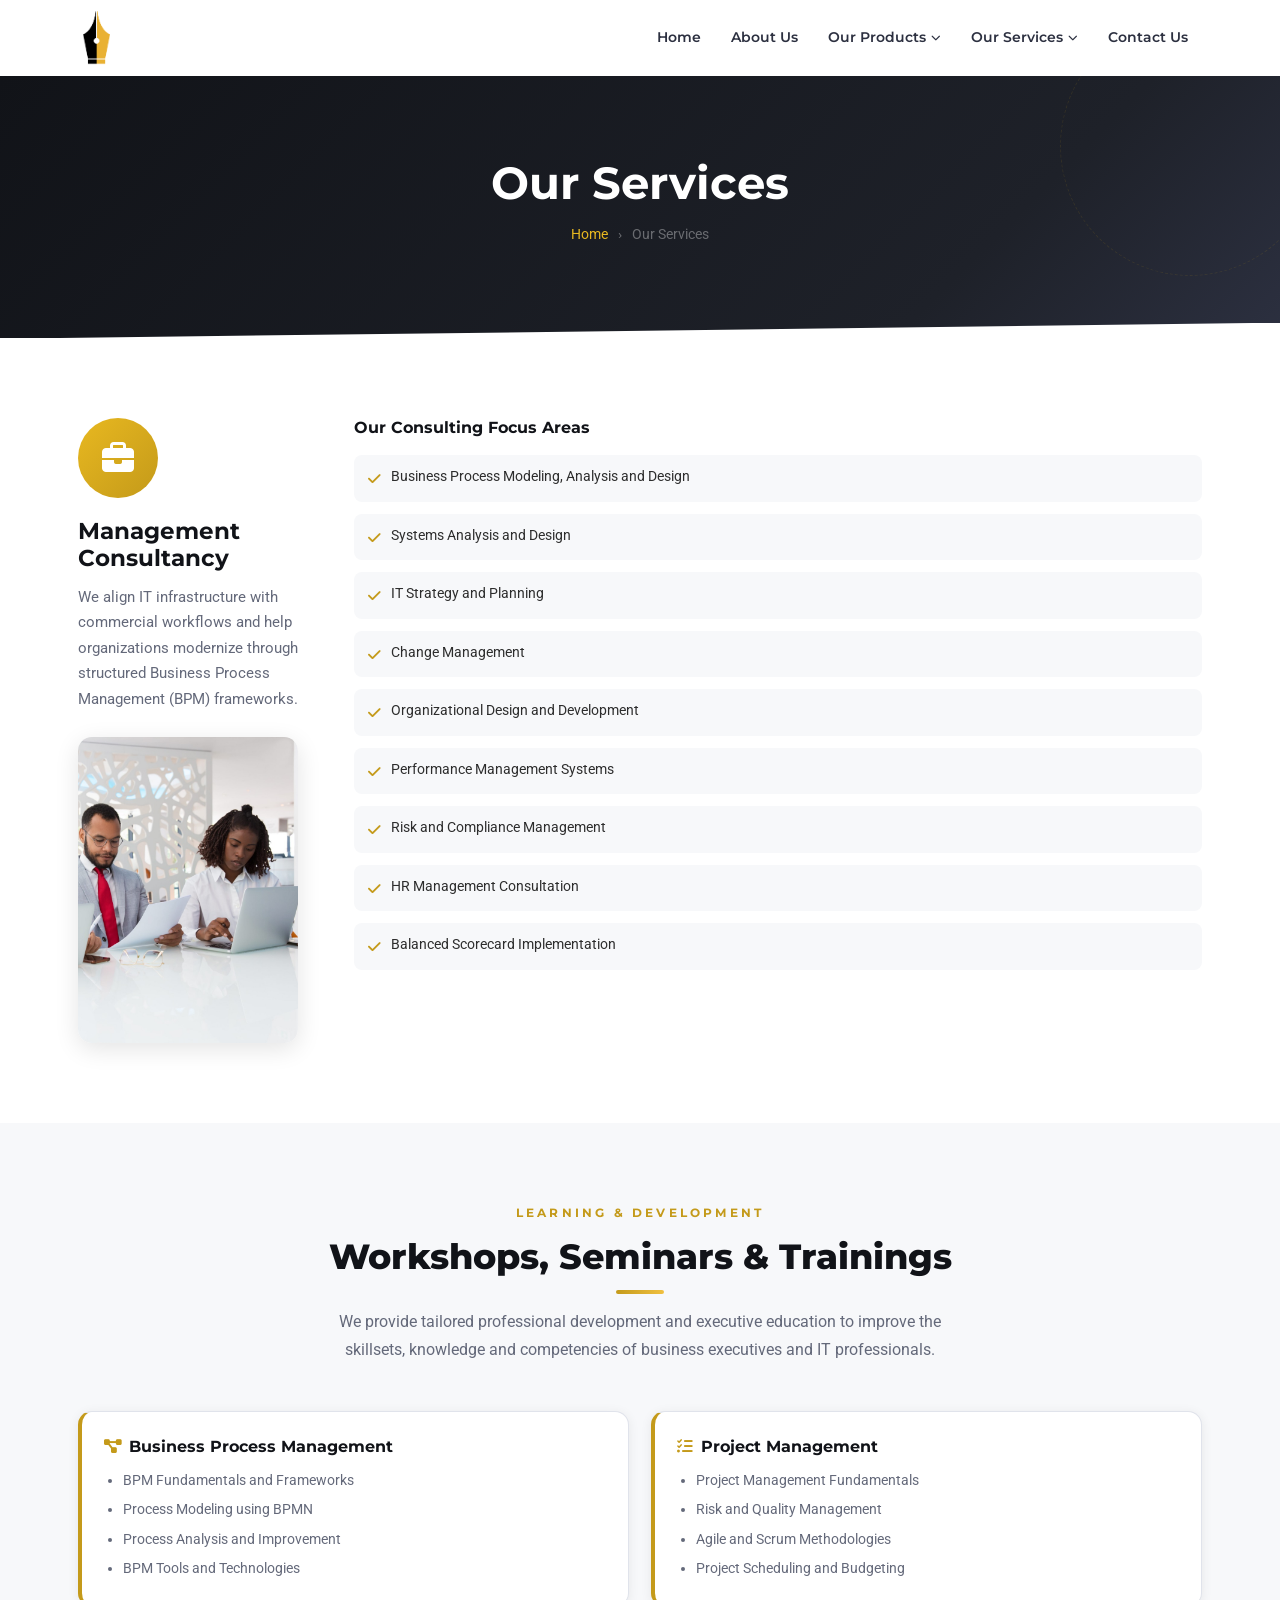
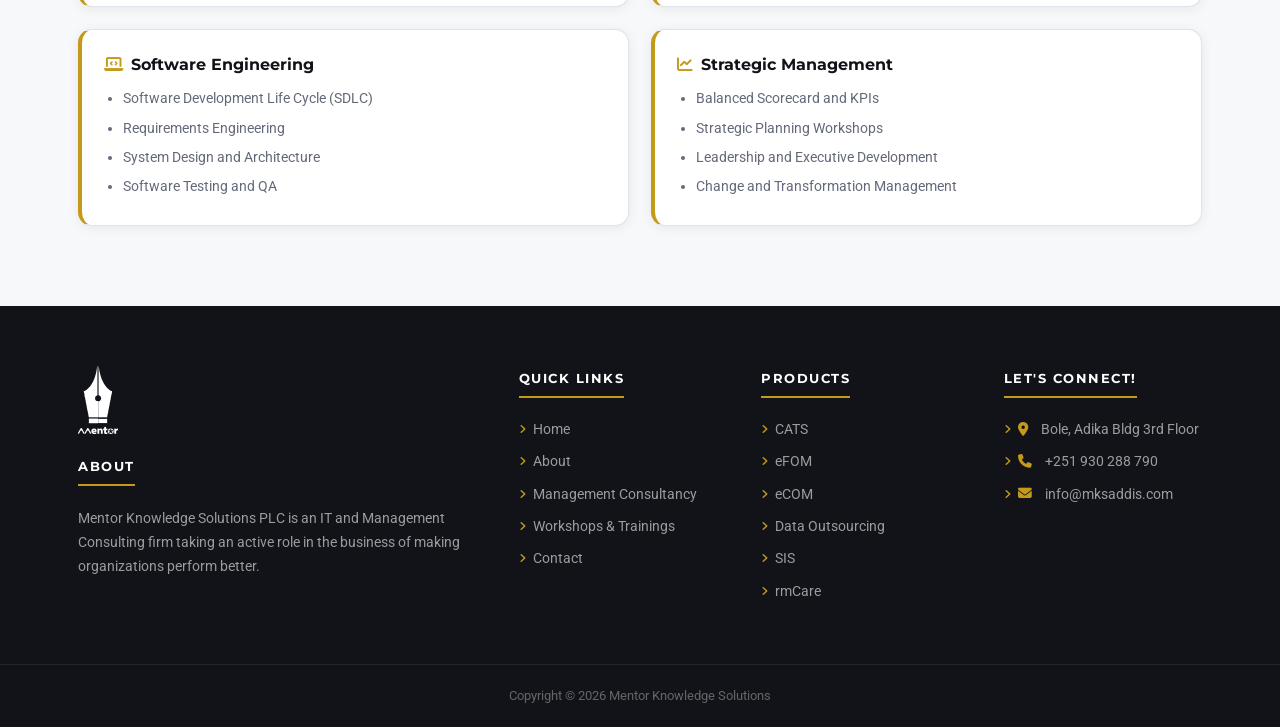
<file: services.html>
<!DOCTYPE html>
<html lang="en">

<head>
    <meta charset="UTF-8" />
    <meta name="viewport" content="width=device-width, initial-scale=1.0" />
    <title>Our Services – Mentor Knowledge Solutions</title>
    <link rel="icon" href="https://mksaddis.com/wp-content/uploads/2023/02/cropped-logo-1-e1678093251351-32x32.png" />
    <link rel="stylesheet" href="https://cdnjs.cloudflare.com/ajax/libs/font-awesome/6.5.0/css/all.min.css" />
    <link rel="stylesheet" href="css/style.css" />
    <link rel="stylesheet" href="css/animations.css" />
</head>

<body>
    <header class="site-header" id="site-header">
        <div class="nav-inner">
            <a href="index.html" class="site-logo"><img src="assets/images/logo.png" alt="MKS" /></a>
            <button class="menu-toggle"><span></span><span></span><span></span></button>
            <nav>
                <ul class="nav-menu">
                    <li class="nav-item"><a href="index.html" class="nav-link">Home</a></li>
                    <li class="nav-item"><a href="about.html" class="nav-link">About Us</a></li>
                    <li class="nav-item has-dropdown"><span class="nav-link">Our Products</span>
                        <ul class="dropdown-menu">
                            <li><a href="products.html#cats">CATS</a></li>
                            <li><a href="products.html#ecom">eCOM</a></li>
                            <li><a href="products.html#efom">eFOM</a></li>
                            <li><a href="products.html#maveko">Data Outsourcing</a></li>
                            <li><a href="products.html#sis">SIS</a></li>
                            <li><a href="products.html#rmcare">rmCare</a></li>
                        </ul>
                    </li>
                    <li class="nav-item has-dropdown"><span class="nav-link">Our Services</span>
                        <ul class="dropdown-menu">
                            <li><a href="#consulting">Management Consultancy</a></li>
                            <li><a href="#training">Workshops, Seminars and Trainings</a></li>
                        </ul>
                    </li>
                    <li class="nav-item"><a href="contact.html" class="nav-link">Contact Us</a></li>
                </ul>
            </nav>
        </div>
    </header>

    <section class="page-banner">
        <div class="container">
            <h1>Our Services</h1>
            <div class="breadcrumb"><a href="index.html">Home</a><span>&rsaquo;</span><span>Our Services</span></div>
        </div>
    </section>

    <!-- MANAGEMENT CONSULTANCY -->
    <section id="consulting" class="section-padding">
        <div class="container">
            <div class="service-detail-grid">
                <div class="anim fade-left">
                    <div class="service-detail-icon"><i class="fas fa-briefcase"></i></div>
                    <h2>Management Consultancy</h2>
                    <p style="color:var(--text-muted);margin-top:12px;font-size:0.94rem;line-height:1.7;">We align IT
                        infrastructure with commercial workflows and help organizations modernize through structured
                        Business Process Management (BPM) frameworks.</p>
                    <img src="assets/images/consulting.jpg" alt="Consulting"
                        style="margin-top:24px;border-radius:var(--radius-lg);box-shadow:var(--shadow-md);width:100%;" />
                </div>
                <div class="anim fade-right">
                    <h4 style="margin-bottom:18px;font-size:1rem;">Our Consulting Focus Areas</h4>
                    <div class="focus-list">
                        <div class="focus-item">Business Process Modeling, Analysis and Design</div>
                        <div class="focus-item">Systems Analysis and Design</div>
                        <div class="focus-item">IT Strategy and Planning</div>
                        <div class="focus-item">Change Management</div>
                        <div class="focus-item">Organizational Design and Development</div>
                        <div class="focus-item">Performance Management Systems</div>
                        <div class="focus-item">Risk and Compliance Management</div>
                        <div class="focus-item">HR Management Consultation</div>
                        <div class="focus-item">Balanced Scorecard Implementation</div>
                    </div>
                </div>
            </div>
        </div>
    </section>

    <!-- WORKSHOPS & TRAINING -->
    <section id="training" class="section-padding" style="background:var(--bg-light);">
        <div class="container">
            <div class="text-center" style="margin-bottom:40px;">
                <span class="section-label anim fade-up">Learning &amp; Development</span>
                <h2 class="section-title anim fade-up d1">Workshops, Seminars &amp; Trainings</h2>
                <p class="section-sub anim fade-up d2">We provide tailored professional development and executive
                    education to improve the skillsets, knowledge and competencies of business executives and IT
                    professionals.</p>
            </div>
            <div class="training-grid">
                <div class="training-card anim fade-up d1">
                    <h4><i class="fas fa-project-diagram" style="color:var(--gold);margin-right:8px;"></i>Business
                        Process Management</h4>
                    <ul>
                        <li>BPM Fundamentals and Frameworks</li>
                        <li>Process Modeling using BPMN</li>
                        <li>Process Analysis and Improvement</li>
                        <li>BPM Tools and Technologies</li>
                    </ul>
                </div>
                <div class="training-card anim fade-up d2">
                    <h4><i class="fas fa-tasks" style="color:var(--gold);margin-right:8px;"></i>Project Management</h4>
                    <ul>
                        <li>Project Management Fundamentals</li>
                        <li>Risk and Quality Management</li>
                        <li>Agile and Scrum Methodologies</li>
                        <li>Project Scheduling and Budgeting</li>
                    </ul>
                </div>
                <div class="training-card anim fade-up d3">
                    <h4><i class="fas fa-laptop-code" style="color:var(--gold);margin-right:8px;"></i>Software
                        Engineering</h4>
                    <ul>
                        <li>Software Development Life Cycle (SDLC)</li>
                        <li>Requirements Engineering</li>
                        <li>System Design and Architecture</li>
                        <li>Software Testing and QA</li>
                    </ul>
                </div>
                <div class="training-card anim fade-up d4">
                    <h4><i class="fas fa-chart-line" style="color:var(--gold);margin-right:8px;"></i>Strategic
                        Management</h4>
                    <ul>
                        <li>Balanced Scorecard and KPIs</li>
                        <li>Strategic Planning Workshops</li>
                        <li>Leadership and Executive Development</li>
                        <li>Change and Transformation Management</li>
                    </ul>
                </div>
            </div>
        </div>
    </section>

    <footer class="site-footer">
        <div class="container">
            <div class="footer-grid">
                <div class="footer-col">
                    <div class="footer-logo"><img src="assets/images/logo-footer.png" alt="MKS" /></div>
                    <h4>About</h4>
                    <p>Mentor Knowledge Solutions PLC is an IT and Management Consulting firm taking an active role in
                        the business of making organizations perform better.</p>
                </div>
                <div class="footer-col">
                    <h4>Quick Links</h4>
                    <ul>
                        <li><a href="index.html">Home</a></li>
                        <li><a href="about.html">About</a></li>
                        <li><a href="#consulting">Management Consultancy</a></li>
                        <li><a href="#training">Workshops &amp; Trainings</a></li>
                        <li><a href="contact.html">Contact</a></li>
                    </ul>
                </div>
                <div class="footer-col">
                    <h4>Products</h4>
                    <ul>
                        <li><a href="products.html#cats">CATS</a></li>
                        <li><a href="products.html#efom">eFOM</a></li>
                        <li><a href="products.html#ecom">eCOM</a></li>
                        <li><a href="products.html#maveko">Data Outsourcing</a></li>
                        <li><a href="products.html#sis">SIS</a></li>
                        <li><a href="products.html#rmcare">rmCare</a></li>
                    </ul>
                </div>
                <div class="footer-col">
                    <h4>Let's Connect!</h4>
                    <ul>
                        <li><a href="https://maps.app.goo.gl/9HkJaiKec232Yn8YA"><i class="fas fa-map-marker-alt"
                                    style="color:var(--gold);margin-right:6px;"></i>Bole, Adika Bldg 3rd Floor</a></li>
                        <li><a href="tel:+251930288790"><i class="fas fa-phone"
                                    style="color:var(--gold);margin-right:6px;"></i>+251 930 288 790</a></li>
                        <li><a href="mailto:info@mksaddis.com"><i class="fas fa-envelope"
                                    style="color:var(--gold);margin-right:6px;"></i>info@mksaddis.com</a></li>
                    </ul>
                </div>
            </div>
        </div>
        <div class="footer-bottom">
            <div class="container">
                <p>Copyright &copy; 2026 Mentor Knowledge Solutions</p>
            </div>
        </div>
    </footer>
    <button class="back-to-top" id="back-to-top" aria-label="Back to Top"><i class="fas fa-chevron-up"></i></button>
    <script src="js/main.js"></script>
</body>

</html>
</file>
<file: style.css>
:root {
  --dark: #11131b;
  --gold: #f1b90b;
  --light: #f7f5f0;
  --gray: #73747c;
}

* {
  box-sizing: border-box;
}

html {
  scroll-behavior: smooth;
}

body {
  margin: 0;
  color: var(--dark);
  background: var(--light);
  font-family: "DM Sans", Arial, sans-serif;
}

.site-header {
  height: 82px;
  padding: 0 clamp(24px, 6vw, 100px);
  display: flex;
  align-items: center;
  justify-content: space-between;
  background: white;
}

.brand {
  display: flex;
  align-items: center;
  gap: 9px;
  color: var(--dark);
  text-decoration: none;
  font: 700 24px/1 "Manrope", sans-serif;
}

.brand-mark {
  width: 30px;
  height: 38px;
  display: grid;
  place-items: center;
  color: white;
  background: var(--dark);
  clip-path: polygon(50% 0, 84% 28%, 65% 100%, 17% 100%, 0 28%);
  font-size: 15px;
}

.brand-dot {
  color: var(--gold);
}

.main-nav {
  display: flex;
  gap: 30px;
}

.main-nav a {
  color: #555761;
  text-decoration: none;
  font-size: 14px;
  font-weight: 600;
}

.main-nav a:hover {
  color: var(--gold);
}

.header-cta {
  padding: 12px 18px;
  color: var(--dark);
  text-decoration: none;
  border: 1px solid #dedde0;
  border-radius: 4px;
  font-size: 14px;
  font-weight: 700;
}

.hero {
  position: relative;
  min-height: 610px;
  overflow: hidden;
  padding: 84px clamp(24px, 9vw, 150px);
  display: flex;
  align-items: center;
  color: white;
  background:
    linear-gradient(90deg, rgba(12, 14, 23, 0.95), rgba(16, 19, 31, 0.76), rgba(16, 19, 31, 0.18)),
    url("https://images.unsplash.com/photo-1556761175-b413da4baf72?auto=format&fit=crop&w=1800&q=85")
    center/cover;
}

.hero::after {
  content: "";
  position: absolute;
  bottom: -45px;
  left: -3%;
  width: 106%;
  height: 92px;
  background: var(--light);
  clip-path: polygon(0 72%, 100% 0, 100% 100%, 0 100%);
}

.hero-pattern {
  position: absolute;
  inset: 0;
  opacity: 0.5;
  background-image: radial-gradient(#d4a500 1.5px, transparent 1.7px);
  background-size: 34px 34px;
  mask-image: linear-gradient(90deg, black 0%, black 45%, transparent 85%);
}

.hero-content {
  position: relative;
  max-width: 710px;
}

.eyebrow {
  display: flex;
  align-items: center;
  gap: 11px;
  margin: 0 0 18px;
  color: #f6c51a;
  text-transform: uppercase;
  font-size: 12px;
  font-weight: 700;
  letter-spacing: 3px;
}

.eyebrow span {
  width: 31px;
  height: 2px;
  background: currentColor;
}

.hero h1,
.section-intro h2,
.contact-banner h2 {
  margin: 0;
  font: 800 clamp(46px, 6.2vw, 88px)/0.99 "Manrope", sans-serif;
  letter-spacing: -4px;
}

.hero h1 em {
  color: var(--gold);
  font-style: normal;
}

.hero-copy {
  max-width: 570px;
  margin: 27px 0 34px;
  color: #e7e7e9;
  font-size: 20px;
  line-height: 1.6;
}

.hero-actions {
  display: flex;
  gap: 13px;
  flex-wrap: wrap;
}

.button {
  min-height: 57px;
  padding: 0 23px;
  display: inline-flex;
  align-items: center;
  justify-content: center;
  gap: 20px;
  text-decoration: none;
  border-radius: 4px;
  font-weight: 700;
  transition: 0.2s ease;
}

.button:hover {
  transform: translateY(-3px);
}

.button-primary {
  color: #151515;
  background: var(--gold);
}

.button-ghost {
  color: white;
  border: 1px solid rgba(255, 255, 255, 0.76);
}

.hero-card {
  position: absolute;
  right: clamp(28px, 8vw, 130px);
  bottom: 105px;
  width: 215px;
  padding: 25px;
  border: 1px solid rgba(255, 255, 255, 0.35);
  background: rgba(18, 21, 31, 0.6);
  backdrop-filter: blur(9px);
}

.card-label,
.card-number {
  color: #d0d1d6;
  font-size: 11px;
  text-transform: uppercase;
  letter-spacing: 1.5px;
}

.hero-card p {
  margin: 19px 0 22px;
  font: 700 22px/1.25 "Manrope", sans-serif;
}

.card-line {
  height: 1px;
  margin-bottom: 12px;
  background: rgba(255, 255, 255, 0.35);
}

.stats {
  max-width: 1100px;
  margin: 0 auto;
  padding: 68px 28px 77px;
  display: grid;
  grid-template-columns: repeat(3, 1fr);
  text-align: center;
}

.stats div {
  border-right: 1px solid #dedbd3;
}

.stats div:last-child {
  border: none;
}

.stats strong {
  display: block;
  font: 800 48px/1 "Manrope", sans-serif;
}

.stats strong span {
  color: var(--gold);
}

.stats p {
  margin: 9px 0 0;
  color: var(--gray);
  text-transform: uppercase;
  font-size: 11px;
  font-weight: 700;
  letter-spacing: 1.7px;
}

.services {
  display: grid;
  grid-template-columns: 0.8fr 1.6fr;
  gap: 70px;
  padding: 90px clamp(24px, 9vw, 150px);
  background: #eae7df;
}

.eyebrow.dark {
  color: #9a7300;
}

.section-intro h2 {
  font-size: 47px;
  letter-spacing: -2.5px;
}

.service-grid {
  display: grid;
  grid-template-columns: repeat(3, 1fr);
  gap: 18px;
}

.service-grid article {
  min-height: 280px;
  padding: 27px 23px;
  background: #f8f7f3;
  border-top: 3px solid transparent;
  transition: 0.2s ease;
}

.service-grid article:hover {
  border-color: var(--gold);
  transform: translateY(-5px);
}

.service-grid article span {
  color: #ad8505;
  font-size: 12px;
  font-weight: 700;
}

.service-grid h3 {
  margin: 45px 0 14px;
  font: 700 20px "Manrope", sans-serif;
}

.service-grid p {
  color: #6d6e74;
  font-size: 14px;
  line-height: 1.55;
}

.service-grid a {
  display: inline-block;
  margin-top: 15px;
  color: var(--dark);
  text-decoration: none;
  font-size: 13px;
  font-weight: 700;
}

.contact-banner {
  padding: 95px 24px;
  color: white;
  text-align: center;
  background: #12141d;
}

.contact-banner .eyebrow {
  justify-content: center;
}

.contact-banner h2 {
  margin-bottom: 31px;
  font-size: 53px;
  letter-spacing: -2.5px;
}

footer {
  display: flex;
  justify-content: space-between;
  padding: 20px clamp(24px, 6vw, 100px);
  color: #7c7e86;
  background: #0c0d13;
  font-size: 12px;
}

@media (max-width: 850px) {
  .site-header {
    height: 70px;
  }

  .main-nav,
  .header-cta {
    display: none;
  }

  .hero {
    min-height: 665px;
    padding: 72px 28px 125px;
    align-items: flex-start;
  }

  .hero h1 {
    font-size: 55px;
    letter-spacing: -3px;
  }

  .hero-copy {
    font-size: 17px;
  }

  .hero-card {
    display: none;
  }

  .stats {
    padding: 48px 16px;
  }

  .stats strong {
    font-size: 36px;
  }

  .stats p {
    font-size: 9px;
    letter-spacing: 1px;
  }

  .services {
    grid-template-columns: 1fr;
    gap: 40px;
    padding: 65px 25px;
  }

  .service-grid {
    grid-template-columns: 1fr;
  }

  .service-grid article {
    min-height: 0;
  }

  .service-grid h3 {
    margin-top: 25px;
  }

  .contact-banner h2 {
    font-size: 42px;
  }
}

@media (max-width: 420px) {
  .hero h1 {
    font-size: 46px;
  }

  .hero-copy {
    font-size: 16px;
  }

  .button {
    width: 100%;
  }

  .stats strong {
    font-size: 31px;
  }

  .section-intro h2 {
    font-size: 39px;
  }

  footer {
    flex-direction: column;
    gap: 7px;
  }
}
</file>
<file: css/style.css>
/* =====================================================
   MKS WEBSITE - GLOBAL STYLE SHEET
   File 6 of 8: css/style.css
   ===================================================== */

@import url('https://fonts.googleapis.com/css2?family=Roboto:wght@300;400;500;700&family=Montserrat:wght@500;600;700;800&display=swap');

/* ---- CSS Variables ---- */
:root {
    /* Brand Colors */
    --gold: #c49a1a;
    --gold-light: #e8b820;
    --gold-dark: #9a7614;
    --dark: #111318;
    --dark-2: #1e2129;
    --dark-3: #2c3040;
    --text: #2d2d2d;
    --text-muted: #64697a;
    --bg: #ffffff;
    --bg-light: #f7f8fa;
    --bg-alt: #eef0f4;
    --border: #e0e3eb;
    --white: #ffffff;

    /* Layout */
    --nav-h: 76px;
    --radius: 8px;
    --radius-lg: 14px;
    --shadow: 0 2px 12px rgba(0, 0, 0, 0.07);
    --shadow-md: 0 6px 24px rgba(0, 0, 0, 0.11);
    --shadow-lg: 0 12px 40px rgba(0, 0, 0, 0.15);

    /* Typography */
    --font-body: 'Roboto', sans-serif;
    --font-head: 'Montserrat', sans-serif;

    /* Transitions */
    --t: 0.25s ease;
    --t-slow: 0.45s cubic-bezier(0.22, 1, 0.36, 1);
}

/* ---- Reset ---- */
*,
*::before,
*::after {
    box-sizing: border-box;
    margin: 0;
    padding: 0;
}

html {
    scroll-behavior: smooth;
}

body {
    font-family: var(--font-body);
    color: var(--text);
    background: var(--bg);
    line-height: 1.7;
    font-size: 15px;
}

a {
    color: inherit;
    text-decoration: none;
}

img {
    max-width: 100%;
    height: auto;
    display: block;
}

ul {
    list-style: none;
}

h1,
h2,
h3,
h4,
h5,
h6 {
    font-family: var(--font-head);
    line-height: 1.22;
    color: var(--dark);
}

/* ---- Utilities ---- */
.container {
    width: 100%;
    max-width: 1180px;
    margin: 0 auto;
    padding: 0 28px;
}

.section-padding {
    padding: 80px 0;
}

.text-center {
    text-align: center;
}

.section-label {
    display: block;
    font-family: var(--font-head);
    font-size: 0.74rem;
    font-weight: 700;
    letter-spacing: 3.2px;
    text-transform: uppercase;
    color: var(--gold);
    margin-bottom: 12px;
    position: relative;
    padding-left: 14px;
}

.section-label::before {
    content: '';
    position: absolute;
    left: 0;
    top: 50%;
    transform: translateY(-52%);
    width: 6px;
    height: 6px;
    background: var(--gold);
    border-radius: 1px;
}

/* Realign section labels when centered */
.text-center .section-label {
    padding-left: 0;
}

.text-center .section-label::before {
    display: none;
}

.section-title {
    font-size: clamp(1.6rem, 3vw, 2.2rem);
    font-weight: 800;
    margin-bottom: 14px;
    position: relative;
    display: inline-block;
}

.section-title::after {
    content: '';
    display: block;
    width: 48px;
    height: 4px;
    border-radius: 2px;
    background: linear-gradient(90deg, var(--gold), var(--gold-light));
    margin: 12px auto 0;
}

.section-sub {
    font-size: 1rem;
    color: var(--text-muted);
    max-width: 620px;
    margin: 0 auto 48px;
    line-height: 1.7;
}

/* ---- Buttons ---- */
.btn {
    display: inline-flex;
    align-items: center;
    gap: 8px;
    padding: 13px 30px;
    font-family: var(--font-head);
    font-weight: 600;
    font-size: 0.88rem;
    border-radius: var(--radius);
    cursor: pointer;
    border: 2px solid transparent;
    letter-spacing: 0.3px;
}

.btn-gold {
    background: linear-gradient(135deg, var(--gold-light) 0%, var(--gold) 60%, var(--gold-dark) 100%);
    color: var(--white);
}

.btn-gold:hover {
    filter: brightness(1.12);
    transform: translateY(-2px);
    box-shadow: 0 6px 20px rgba(196, 154, 26, 0.4);
}

.btn-outline {
    border-color: rgba(255, 255, 255, 0.7);
    color: var(--white);
    background: rgba(255, 255, 255, 0.08);
    backdrop-filter: blur(4px);
}

.btn-outline:hover {
    background: rgba(255, 255, 255, 0.18);
}

.btn-ghost {
    border-color: var(--gold);
    color: var(--gold);
    background: transparent;
}

.btn-ghost:hover {
    background: var(--gold);
    color: var(--white);
}

/* =====================================================
   HEADER
   ===================================================== */
.site-header {
    position: sticky;
    top: 0;
    z-index: 1000;
    height: var(--nav-h);
    display: flex;
    align-items: center;
    background: rgba(255, 255, 255, 0.97);
    backdrop-filter: blur(10px);
    border-bottom: 1px solid transparent;
    transition: border-color var(--t), box-shadow var(--t);
}

.site-header.scrolled {
    border-bottom-color: var(--border);
    box-shadow: 0 4px 20px rgba(0, 0, 0, 0.08);
}

.nav-inner {
    display: flex;
    align-items: center;
    justify-content: space-between;
    width: 100%;
    max-width: 1180px;
    margin: 0 auto;
    padding: 0 28px;
}

.site-logo {
    display: inline-flex;
    align-items: center;
}

.site-logo img {
    height: 54px;
    width: auto;
}

/* Nav */
.nav-menu {
    display: flex;
    align-items: center;
    gap: 2px;
}

.nav-item {
    position: relative;
}

.nav-link {
    display: flex;
    align-items: center;
    gap: 5px;
    padding: 8px 14px;
    font-family: var(--font-head);
    font-size: 0.85rem;
    font-weight: 600;
    color: var(--dark-3);
    border-radius: var(--radius);
    cursor: pointer;
    white-space: nowrap;
    transition: color var(--t), background var(--t);
}

.nav-link:hover {
    color: var(--gold);
    background: rgba(196, 154, 26, 0.06);
}

.nav-link.current {
    color: var(--gold);
}

/* Dropdown */
.has-dropdown>.nav-link::after {
    content: '\f078';
    font-family: 'Font Awesome 6 Free';
    font-weight: 900;
    font-size: 0.6rem;
    transition: transform var(--t);
}

.has-dropdown:hover>.nav-link::after {
    transform: rotate(180deg);
}

.dropdown-menu {
    position: absolute;
    top: calc(100% + 8px);
    left: 0;
    background: var(--white);
    border: 1px solid var(--border);
    border-radius: var(--radius-lg);
    box-shadow: var(--shadow-lg);
    min-width: 240px;
    opacity: 0;
    visibility: hidden;
    transform: translateY(-10px) scale(0.96);
    transform-origin: top left;
    transition: all 0.2s cubic-bezier(0.22, 1, 0.36, 1);
    overflow: hidden;
}

.has-dropdown:hover .dropdown-menu {
    opacity: 1;
    visibility: visible;
    transform: none;
}

.dropdown-menu a {
    display: block;
    padding: 10px 18px;
    font-size: 0.88rem;
    color: var(--text);
    border-bottom: 1px solid #f5f5f7;
    transition: background var(--t), color var(--t), padding-left var(--t);
}

.dropdown-menu li:last-child a {
    border-bottom: none;
}

.dropdown-menu a:hover {
    background: #fdf9ee;
    color: var(--gold);
    padding-left: 24px;
}

/* Hamburger */
.menu-toggle {
    display: none;
    flex-direction: column;
    gap: 5px;
    background: none;
    border: none;
    cursor: pointer;
    padding: 8px;
}

.menu-toggle span {
    display: block;
    width: 24px;
    height: 2px;
    background: var(--dark);
    border-radius: 2px;
    transition: all 0.3s;
    transform-origin: center;
}

.menu-toggle.open span:nth-child(1) {
    transform: translateY(7px) rotate(45deg);
}

.menu-toggle.open span:nth-child(2) {
    opacity: 0;
    transform: scaleX(0);
}

.menu-toggle.open span:nth-child(3) {
    transform: translateY(-7px) rotate(-45deg);
}

/* =====================================================
   HERO
   ===================================================== */
.hero {
    position: relative;
    min-height: 580px;
    display: flex;
    align-items: center;
    color: var(--white);
    overflow: hidden;
}

.hero-bg {
    position: absolute;
    inset: 0;
    background: url('../assets/images/hero.jpg') center/cover no-repeat;
    background-color: var(--dark);
}

.hero-bg::before {
    content: '';
    position: absolute;
    inset: 0;
    background-image: radial-gradient(rgba(196, 154, 26, 0.22) 1.5px, transparent 1.5px);
    background-size: 28px 28px;
    pointer-events: none;
    z-index: 1;
}

.hero-bg::after {
    content: '';
    position: absolute;
    inset: 0;
    background: linear-gradient(105deg, rgba(10, 12, 18, 0.85) 0%, rgba(10, 12, 18, 0.6) 55%, rgba(10, 12, 18, 0.35) 100%);
    z-index: 0;
}

.hero-glow {
    position: absolute;
    top: 15%;
    left: 8%;
    width: 320px;
    height: 320px;
    background: radial-gradient(circle, rgba(196, 154, 26, 0.14) 0%, transparent 68%);
    pointer-events: none;
    z-index: 0;
    filter: blur(28px);
    animation: float 8s ease-in-out infinite alternate;
}

.hero-content {
    position: relative;
    z-index: 2;
    max-width: 660px;
    border-left: 3px solid var(--gold);
    padding-left: 28px;
}

.hero-content .section-label {
    color: var(--gold-light);
}

.hero-content .section-label::before {
    background: var(--gold-light);
}

.hero-content h1 {
    font-size: clamp(2.2rem, 5vw, 3.6rem);
    font-weight: 800;
    color: var(--white);
    margin-bottom: 18px;
    background: linear-gradient(120deg, var(--white) 0%, rgba(255, 255, 255, 0.85) 100%);
    -webkit-background-clip: text;
    background-clip: text;
    -webkit-text-fill-color: transparent;
}

.hero-content p {
    font-size: 1.1rem;
    color: rgba(255, 255, 255, 0.82);
    margin-bottom: 34px;
    max-width: 540px;
}

.hero-btns {
    display: flex;
    gap: 14px;
    flex-wrap: wrap;
}

/* Diagonal bottom clip */
.hero::after {
    content: '';
    position: absolute;
    bottom: -2px;
    left: 0;
    right: 0;
    height: 60px;
    background: var(--bg);
    clip-path: polygon(0 100%, 100% 0, 100% 100%);
}

/* =====================================================
   STATS BAR
   ===================================================== */
.stats-bar {
    background: linear-gradient(135deg, var(--dark) 0%, var(--dark-2) 100%);
    padding: 36px 0;
}

.stats-inner {
    display: grid;
    grid-template-columns: repeat(4, 1fr);
    gap: 0;
    text-align: center;
}

.stat-item {
    padding: 12px 16px;
    border-right: 1px solid rgba(255, 255, 255, 0.1);
}

.stat-item:last-child {
    border-right: none;
}

.stat-num {
    font-family: var(--font-head);
    font-size: 2.2rem;
    font-weight: 800;
    color: var(--gold-light);
    line-height: 1;
    margin-bottom: 6px;
}

.stat-label {
    font-size: 0.82rem;
    color: rgba(255, 255, 255, 0.6);
    text-transform: uppercase;
    letter-spacing: 1px;
}

/* =====================================================
   SERVICES SECTION
   ===================================================== */
.services-section {
    background: var(--bg);
    position: relative;
    overflow: hidden;
}

.services-section::before {
    content: '';
    position: absolute;
    bottom: -80px;
    left: -60px;
    width: 280px;
    height: 280px;
    border-radius: 50%;
    border: 1px dashed rgba(196, 154, 26, 0.08);
    pointer-events: none;
}

.services-section::after {
    content: '';
    position: absolute;
    top: 40px;
    right: -30px;
    width: 180px;
    height: 180px;
    border-radius: 50%;
    border: 1px dashed rgba(196, 154, 26, 0.06);
    pointer-events: none;
}

.services-grid {
    display: grid;
    grid-template-columns: repeat(3, 1fr);
    gap: 24px;
}

.service-card {
    background: var(--white);
    border: 1px solid var(--border);
    border-top: 3px solid var(--gold);
    border-radius: var(--radius-lg);
    padding: 34px 26px;
    text-align: center;
    box-shadow: var(--shadow);
    cursor: default;
}

.service-card:hover {
    border-color: var(--gold);
    box-shadow: var(--shadow-md);
}

.service-icon {
    width: 66px;
    height: 66px;
    border-radius: 50%;
    background: linear-gradient(135deg, var(--gold-light), var(--gold));
    display: flex;
    align-items: center;
    justify-content: center;
    margin: 0 auto 20px;
    font-size: 1.45rem;
    color: var(--white);
}

.service-card h5 {
    font-size: 0.97rem;
    margin-bottom: 12px;
}

.service-card p {
    font-size: 0.875rem;
    color: var(--text-muted);
    line-height: 1.68;
}

/* =====================================================
   PRODUCTS SECTION
   ===================================================== */
/* =====================================================
   PRODUCTS CAROUSEL / SLIDER (Dope Smooth Horizontal Slider)
   ===================================================== */
.products-section {
    background: var(--bg-light);
    position: relative;
    overflow: hidden;
}

/* Background Geometric Complementing Shapes */
.geo-backdrop {
    position: absolute;
    inset: 0;
    pointer-events: none;
    z-index: 0;
}

.geo-shape {
    position: absolute;
    background: rgba(196, 154, 26, 0.035);
    border-radius: 50%;
}

.geo-shape-1 {
    width: 420px;
    height: 420px;
    top: -120px;
    right: -80px;
    border: 1.5px dashed rgba(196, 154, 26, 0.1);
}

.geo-shape-2 {
    width: 320px;
    height: 320px;
    bottom: -60px;
    left: -120px;
    background: linear-gradient(135deg, rgba(196, 154, 26, 0.02) 0%, rgba(232, 184, 32, 0.01) 100%);
}

.slider-wrapper {
    position: relative;
    z-index: 2;
    margin-top: 36px;
    padding: 0 40px;
}

/* Track scroll snap */
.slider-track {
    display: flex;
    gap: 28px;
    overflow-x: auto;
    scroll-behavior: smooth;
    scroll-snap-type: x mandatory;
    padding: 18px 0;
    scrollbar-width: none;
    /* Firefox */
}

.slider-track::-webkit-scrollbar {
    display: none;
    /* Safari/Chrome */
}

/* Slides */
.slider-card {
    flex: 0 0 calc(33.333% - 19px);
    min-width: 300px;
    scroll-snap-align: start;
    background: var(--white);
    border-radius: var(--radius-lg);
    border: 1px solid var(--border);
    box-shadow: var(--shadow);
    display: flex;
    flex-direction: column;
    overflow: hidden;
    transition: transform 0.4s cubic-bezier(0.22, 1, 0.36, 1),
        box-shadow 0.4s ease,
        border-color 0.4s ease;
}

.slider-card:hover {
    transform: translateY(-8px) scale(1.01);
    border-color: var(--gold);
    box-shadow: var(--shadow-md);
}

.slider-img-wrap {
    position: relative;
    height: 200px;
    overflow: hidden;
}

.slider-img-wrap img {
    width: 100%;
    height: 100%;
    object-fit: cover;
    transition: transform 0.5s cubic-bezier(0.22, 1, 0.36, 1);
}

.slider-card:hover .slider-img-wrap img {
    transform: scale(1.06);
}

/* Accent triangle/polygon inside image cell */
.image-slant-accent {
    position: absolute;
    bottom: -1px;
    left: 0;
    right: 0;
    height: 20px;
    background: var(--white);
    clip-path: polygon(0 100%, 100% 0, 100% 100%);
}

.slider-card-body {
    padding: 24px 22px;
    display: flex;
    flex-direction: column;
    flex-grow: 1;
}

.slider-card-body h4 {
    font-size: 1.02rem;
    margin-top: 10px;
    margin-bottom: 10px;
    color: var(--dark);
}

.slider-card-body p {
    font-size: 0.86rem;
    color: var(--text-muted);
    line-height: 1.62;
    margin-bottom: 20px;
    flex-grow: 1;
}

/* Arrows controls */
.slider-arrow {
    position: absolute;
    top: 50%;
    transform: translateY(-50%);
    width: 44px;
    height: 44px;
    border-radius: 50%;
    background: var(--white);
    border: 1px solid var(--border);
    display: flex;
    align-items: center;
    justify-content: center;
    cursor: pointer;
    z-index: 10;
    box-shadow: var(--shadow);
    color: var(--dark-2);
    transition: all 0.28s cubic-bezier(0.22, 1, 0.36, 1);
}

.slider-arrow:hover {
    background: var(--gold);
    border-color: var(--gold);
    color: var(--white);
    box-shadow: 0 4px 12px rgba(196, 154, 26, 0.3);
}

.slider-arrow-prev {
    left: 0;
}

.slider-arrow-next {
    right: 0;
}

/* Indicator dots */
.slider-indicator {
    display: flex;
    justify-content: center;
    gap: 8px;
    margin-top: 24px;
}

.slider-dot {
    width: 8px;
    height: 8px;
    border-radius: 50%;
    background: #d4d7e1;
    cursor: pointer;
    transition: all 0.25s ease;
}

.slider-dot.active {
    width: 24px;
    border-radius: 4px;
    background: var(--gold);
}

@media (max-width: 991px) {
    .slider-card {
        flex: 0 0 calc(50% - 14px);
    }
}

@media (max-width: 640px) {
    .slider-wrapper {
        padding: 0 10px;
    }

    .slider-card {
        flex: 0 0 100%;
    }

    .slider-arrow {
        display: none;
    }
}


/* =====================================================
   ABOUT  
   ===================================================== */
.about-section {
    background: var(--white);
}

.about-grid {
    display: grid;
    grid-template-columns: 1fr 1fr;
    gap: 72px;
    align-items: center;
}

.about-text h2 {
    font-size: clamp(1.6rem, 2.5vw, 2.1rem);
    margin-bottom: 20px;
}

.about-text p {
    color: var(--text-muted);
    margin-bottom: 16px;
    font-size: 0.94rem;
}

.about-image {
    position: relative;
}

.about-image::before {
    content: '';
    position: absolute;
    top: -14px;
    right: -14px;
    width: 100px;
    height: 100px;
    border-top: 3px solid var(--gold);
    border-right: 3px solid var(--gold);
    border-radius: 0 var(--radius-lg) 0 0;
    pointer-events: none;
    z-index: 1;
}

.about-image img {
    border-radius: var(--radius-lg);
    box-shadow: var(--shadow-lg);
    width: 100%;
    position: relative;
    z-index: 2;
}

/* =====================================================
   PAGE BANNER (Sophisticated Geometric Accent Backdrop)
   ===================================================== */
.page-banner {
    background: linear-gradient(135deg, var(--dark) 0%, var(--dark-2) 75%, var(--dark-3) 100%);
    color: var(--white);
    padding: 80px 0 92px;
    text-align: center;
    position: relative;
    overflow: hidden;
}

.page-banner::before {
    content: '';
    position: absolute;
    top: -60px;
    right: -40px;
    width: 260px;
    height: 260px;
    border-radius: 50%;
    border: 1px dashed rgba(196, 154, 26, 0.12);
    pointer-events: none;
}

.page-banner::after {
    content: '';
    position: absolute;
    bottom: -1px;
    left: 0;
    right: 0;
    height: 16px;
    background: var(--bg);
    clip-path: polygon(0 100%, 100% 0, 100% 100%);
    pointer-events: none;
}

.page-banner h1 {
    color: var(--white);
    font-size: clamp(1.9rem, 4vw, 2.8rem);
    margin-bottom: 12px;
    position: relative;
    z-index: 2;
}

.breadcrumb {
    display: flex;
    justify-content: center;
    align-items: center;
    gap: 10px;
    margin-top: 10px;
    font-size: 0.85rem;
    color: rgba(255, 255, 255, 0.5);
}

.breadcrumb a {
    color: var(--gold-light);
}

.breadcrumb span {
    color: rgba(255, 255, 255, 0.35);
}

/* =====================================================
   ABOUT PAGE
   ===================================================== */
.mv-grid {
    display: grid;
    grid-template-columns: 1fr 1fr;
    gap: 24px;
}

.mv-card {
    background: var(--white);
    border: 1px solid var(--border);
    border-left: 4px solid var(--gold);
    border-radius: var(--radius-lg);
    padding: 34px 30px;
    box-shadow: var(--shadow);
}

.mv-card h3 {
    font-size: 1.1rem;
    margin-bottom: 16px;
    display: flex;
    align-items: center;
    gap: 10px;
}

.mv-card h3 i {
    color: var(--gold);
}

.mv-card p {
    color: var(--text-muted);
    font-size: 0.9rem;
}

.mv-card ul {
    padding-left: 1.2rem;
    list-style: disc;
    display: flex;
    flex-direction: column;
    gap: 9px;
}

.mv-card ul li {
    color: var(--text-muted);
    font-size: 0.9rem;
}

.values-grid {
    display: grid;
    grid-template-columns: repeat(3, 1fr);
    gap: 22px;
}

.value-card {
    background: var(--bg-light);
    border-radius: var(--radius-lg);
    padding: 30px 24px;
    text-align: center;
    border: 1px solid var(--border);
    border-bottom: 3px solid var(--gold);
    transition: transform 0.3s ease, box-shadow 0.3s ease;
}

.value-card:hover {
    transform: translateY(-4px);
    box-shadow: var(--shadow-md);
}

.value-card .vi {
    font-size: 2.2rem;
    color: var(--gold);
    margin-bottom: 14px;
}

.value-card h4 {
    margin-bottom: 8px;
    font-size: 0.97rem;
}

.value-card p {
    font-size: 0.86rem;
    color: var(--text-muted);
}

/* =====================================================
   PRODUCTS PAGE
   ===================================================== */
.filter-bar {
    display: flex;
    justify-content: center;
    gap: 10px;
    flex-wrap: wrap;
    margin-bottom: 36px;
}

.filter-btn {
    padding: 9px 22px;
    border: 2px solid var(--border);
    border-radius: var(--radius);
    font-family: var(--font-head);
    font-size: 0.84rem;
    font-weight: 600;
    background: var(--white);
    cursor: pointer;
    color: var(--text-muted);
    transition: all 0.25s ease;
}

.filter-btn:hover {
    border-color: var(--gold);
    color: var(--gold);
}

.filter-btn.active {
    border-color: var(--gold);
    background: var(--gold);
    color: var(--white);
}

.products-grid-full {
    display: grid;
    grid-template-columns: repeat(3, 1fr);
    gap: 24px;
}

.prod-card {
    background: var(--white);
    border: 1px solid var(--border);
    border-top: 3px solid var(--gold);
    /* Premium Gold Top Accent Line */
    border-radius: var(--radius-lg);
    padding: 28px 24px;
    box-shadow: var(--shadow);
    display: flex;
    flex-direction: column;
}

.prod-card:hover {
    border-color: var(--gold);
    box-shadow: var(--shadow-md);
}

.prod-badge {
    display: inline-flex;
    align-items: center;
    gap: 8px;
    font-size: 0.72rem;
    font-family: var(--font-head);
    font-weight: 700;
    text-transform: uppercase;
    letter-spacing: 1.8px;
    color: var(--gold);
    margin-bottom: 14px;
    align-self: flex-start;
}

.prod-badge::before {
    content: '';
    display: inline-block;
    width: 6px;
    height: 6px;
    background: var(--gold);
    border-radius: 1px;
}

.prod-img {
    width: 100%;
    height: 180px;
    object-fit: cover;
    border-radius: var(--radius);
    margin-bottom: 18px;
}

.prod-card h4 {
    font-size: 1.05rem;
    margin-bottom: 10px;
}

.prod-card p {
    font-size: 0.87rem;
    color: var(--text-muted);
    flex-grow: 1;
    margin-bottom: 18px;
    line-height: 1.65;
}

/* =====================================================
   SERVICES PAGE
   ===================================================== */
.service-detail-grid {
    display: grid;
    grid-template-columns: 220px 1fr;
    gap: 56px;
    align-items: start;
}

.service-detail-icon {
    width: 80px;
    height: 80px;
    border-radius: 50%;
    background: linear-gradient(135deg, var(--gold-light), var(--gold));
    display: flex;
    align-items: center;
    justify-content: center;
    font-size: 2rem;
    color: #fff;
    margin-bottom: 20px;
}

.focus-list {
    display: flex;
    flex-direction: column;
    gap: 12px;
}

.focus-item {
    display: flex;
    align-items: flex-start;
    gap: 10px;
    padding: 10px 14px;
    background: var(--bg-light);
    border-radius: var(--radius);
    font-size: 0.9rem;
    color: var(--text);
    transition: background var(--t);
}

.focus-item:hover {
    background: rgba(196, 154, 26, 0.08);
}

.focus-item::before {
    content: '\f00c';
    font-family: 'Font Awesome 6 Free';
    font-weight: 900;
    color: var(--gold);
    flex-shrink: 0;
    margin-top: 2px;
}

.training-grid {
    display: grid;
    grid-template-columns: repeat(2, 1fr);
    gap: 22px;
}

.training-card {
    background: var(--white);
    border: 1px solid var(--border);
    border-left: 4px solid var(--gold);
    border-radius: var(--radius-lg);
    padding: 26px 22px;
    box-shadow: var(--shadow);
}

.training-card h4 {
    margin-bottom: 12px;
    font-size: 0.97rem;
}

.training-card ul {
    padding-left: 1.2rem;
    list-style: disc;
    display: flex;
    flex-direction: column;
    gap: 6px;
}

.training-card ul li {
    font-size: 0.86rem;
    color: var(--text-muted);
}

/* =====================================================
   CONTACT PAGE
   ===================================================== */
.contact-grid {
    display: grid;
    grid-template-columns: 1fr 1.6fr;
    gap: 60px;
    align-items: start;
}

.contact-info-item {
    display: flex;
    align-items: flex-start;
    gap: 16px;
    margin-bottom: 26px;
}

.ci-icon {
    width: 46px;
    height: 46px;
    flex-shrink: 0;
    background: linear-gradient(135deg, var(--gold-light), var(--gold));
    border-radius: 50%;
    display: flex;
    align-items: center;
    justify-content: center;
    font-size: 1.05rem;
    color: var(--white);
}

.ci-text h5 {
    font-size: 0.9rem;
    margin-bottom: 4px;
}

.ci-text a,
.ci-text p {
    font-size: 0.88rem;
    color: var(--text-muted);
}

.ci-text a:hover {
    color: var(--gold);
}

.contact-form {
    display: flex;
    flex-direction: column;
    gap: 18px;
}

.form-group {
    display: flex;
    flex-direction: column;
    gap: 6px;
}

.form-group label {
    font-size: 0.84rem;
    font-weight: 600;
    color: var(--dark);
}

.form-control {
    padding: 11px 15px;
    border: 1.5px solid var(--border);
    border-radius: var(--radius);
    font-family: var(--font-body);
    font-size: 0.9rem;
    outline: none;
    background: var(--bg-light);
    color: var(--text);
    transition: border-color var(--t), box-shadow var(--t), background var(--t);
    width: 100%;
}

.form-control:focus {
    border-color: var(--gold);
    background: var(--white);
    box-shadow: 0 0 0 3px rgba(196, 154, 26, 0.14);
}

.form-group.error .form-control {
    border-color: #e03c3c;
}

textarea.form-control {
    resize: vertical;
    min-height: 120px;
}

.form-row {
    display: grid;
    grid-template-columns: 1fr 1fr;
    gap: 18px;
}

.error-msg {
    display: none;
    font-size: 0.77rem;
    color: #e03c3c;
}

.form-group.error .error-msg {
    display: block;
}

.map-wrapper {
    margin-top: 60px;
    border-radius: var(--radius-lg);
    overflow: hidden;
    box-shadow: var(--shadow-md);
}

.map-wrapper iframe {
    width: 100%;
    height: 320px;
    border: none;
    display: block;
}

/* =====================================================
   WHY CHOOSE US SECTION
   ===================================================== */
.why-section {
    background: var(--bg-light);
    position: relative;
    overflow: hidden;
}

.why-section::before {
    content: '';
    position: absolute;
    top: -40px;
    left: -40px;
    width: 220px;
    height: 220px;
    border-radius: 50%;
    border: 1px dashed rgba(196, 154, 26, 0.08);
    pointer-events: none;
}

.why-grid {
    display: grid;
    grid-template-columns: repeat(4, 1fr);
    gap: 24px;
    margin-top: 48px;
}

.why-card {
    background: var(--white);
    border: 1px solid var(--border);
    border-top: 3px solid var(--gold);
    border-radius: var(--radius-lg);
    padding: 36px 24px;
    text-align: center;
    box-shadow: var(--shadow);
    transition: transform 0.35s cubic-bezier(0.22, 1, 0.36, 1), box-shadow 0.35s ease;
}

.why-card:hover {
    transform: translateY(-8px);
    box-shadow: var(--shadow-lg);
}

.why-icon {
    width: 58px;
    height: 58px;
    border-radius: 50%;
    background: rgba(196, 154, 26, 0.08);
    display: flex;
    align-items: center;
    justify-content: center;
    margin: 0 auto 20px;
    font-size: 1.35rem;
    color: var(--gold);
    transition: transform 0.35s ease;
}

.why-card:hover .why-icon {
    transform: scale(1.1) rotate(5deg);
    background: var(--gold);
    color: var(--white);
}

.why-card h4 {
    font-size: 0.95rem;
    font-weight: 700;
    margin-bottom: 12px;
    color: var(--dark);
}

.why-card p {
    font-size: 0.86rem;
    color: var(--text-muted);
    line-height: 1.62;
}

/* =====================================================
   CTA BANNER
   ===================================================== */
.cta-banner {
    background: linear-gradient(135deg, var(--dark) 0%, var(--dark-2) 100%);
    padding: 88px 0;
    text-align: center;
    position: relative;
    overflow: hidden;
    color: var(--white);
}

.cta-bg-shape {
    position: absolute;
    inset: 0;
    background: radial-gradient(circle at 80% 20%, rgba(196, 154, 26, 0.1) 0%, transparent 50%);
    pointer-events: none;
}

.cta-banner::before {
    content: '';
    position: absolute;
    bottom: -60px;
    left: -40px;
    width: 240px;
    height: 240px;
    border-radius: 50%;
    border: 1px dashed rgba(255, 255, 255, 0.08);
    pointer-events: none;
}

.cta-content {
    max-width: 680px;
    margin: 0 auto;
}

.cta-content h2 {
    font-size: clamp(1.8rem, 3.5vw, 2.6rem);
    font-weight: 800;
    margin-bottom: 16px;
    color: var(--white);
}

.cta-content p {
    font-size: 1.05rem;
    color: rgba(255, 255, 255, 0.78);
    margin-bottom: 32px;
    line-height: 1.65;
}

.cta-btns {
    display: flex;
    justify-content: center;
    gap: 16px;
    flex-wrap: wrap;
}

/* =====================================================
   FOOTER
   ===================================================== */
.footer-logo {
    margin-bottom: 20px;
}

.footer-logo img {
    height: 48px;
    width: auto;
    filter: brightness(0) invert(1);
}

.back-to-top {
    position: fixed;
    bottom: 30px;
    right: 30px;
    width: 44px;
    height: 44px;
    background: var(--dark-2);
    border: 1px solid var(--border);
    border-radius: var(--radius);
    display: flex;
    align-items: center;
    justify-content: center;
    color: var(--white);
    cursor: pointer;
    opacity: 0;
    visibility: hidden;
    transition: all 0.3s cubic-bezier(0.22, 1, 0.36, 1);
    z-index: 999;
    box-shadow: var(--shadow-md);
}

.back-to-top:hover {
    background: var(--gold);
    border-color: var(--gold);
    transform: translateY(-4px);
    box-shadow: 0 6px 15px rgba(196, 154, 26, 0.4);
}

.back-to-top.visible {
    opacity: 1;
    visibility: visible;
}

.site-footer {
    background: var(--dark);
    color: rgba(255, 255, 255, 0.75);
    padding: 60px 0 0;
}

.footer-grid {
    display: grid;
    grid-template-columns: 2fr 1fr 1fr 1fr;
    gap: 44px;
    padding-bottom: 52px;
}

.footer-col h4 {
    font-size: 0.82rem;
    font-weight: 700;
    text-transform: uppercase;
    letter-spacing: 1.5px;
    color: var(--white);
    margin-bottom: 20px;
    padding-bottom: 10px;
    border-bottom: 2px solid var(--gold);
    display: inline-block;
}

.footer-col p {
    font-size: 0.86rem;
    color: rgba(255, 255, 255, 0.58);
    line-height: 1.75;
}

.footer-col ul li {
    margin-bottom: 9px;
}

.footer-col ul li a {
    font-size: 0.86rem;
    color: rgba(255, 255, 255, 0.58);
    display: flex;
    align-items: center;
    gap: 7px;
    transition: color var(--t), padding-left var(--t);
}

.footer-col ul li a::before {
    content: '\f105';
    font-family: 'Font Awesome 6 Free';
    font-weight: 900;
    font-size: 0.72rem;
    color: var(--gold);
}

.footer-col ul li a:hover {
    color: var(--white);
    padding-left: 4px;
}

.footer-logo img {
    height: 68px;
    width: auto;
    margin-bottom: 18px;
    filter: brightness(1.1);
}

.footer-bottom {
    border-top: 1px solid rgba(255, 255, 255, 0.08);
    padding: 20px 0;
    text-align: center;
    font-size: 0.82rem;
    color: rgba(255, 255, 255, 0.35);
}

/* =====================================================
   RESPONSIVE
   ===================================================== */
@media (max-width: 1024px) {
    .footer-grid {
        grid-template-columns: 2fr 1fr 1fr;
        gap: 36px;
    }

    .service-detail-grid {
        grid-template-columns: 1fr;
        gap: 28px;
    }

    .about-grid {
        gap: 40px;
    }
}

@media (max-width: 991px) {
    .services-grid {
        grid-template-columns: repeat(2, 1fr);
        gap: 20px;
    }

    .products-grid-full {
        grid-template-columns: repeat(2, 1fr);
        gap: 20px;
    }

    .why-grid {
        grid-template-columns: repeat(2, 1fr);
        gap: 20px;
    }

    .footer-grid {
        grid-template-columns: 1fr 1fr;
    }

    /* --- MOBILE HEADER & NAVIGATION TRIGGERED AT 991PX --- */
    :root {
        --nav-h: 64px;
    }

    /* Position header logo and burger above navigation overlay slide */
    .site-logo {
        position: relative;
        z-index: 1001;
        order: 1;
    }

    nav {
        order: 2;
    }

    .menu-toggle {
        display: flex;
        position: relative;
        z-index: 1001;
        order: 3;
    }

    .site-logo img {
        height: 42px;
    }

    .nav-inner {
        padding: 0 20px;
        display: flex;
        justify-content: space-between;
        align-items: center;
    }

    .nav-menu {
        position: fixed;
        top: var(--nav-h);
        left: 0;
        right: 0;
        background: var(--white);
        flex-direction: column;
        align-items: flex-start;
        padding: 16px 20px 24px;
        gap: 0;
        box-shadow: var(--shadow-lg);
        max-height: calc(100vh - var(--nav-h));
        overflow-y: auto;
        transform: translateY(-200%);
        visibility: hidden;
        transition: transform 0.35s cubic-bezier(0.22, 1, 0.36, 1), visibility 0.35s ease;
        z-index: 999;
    }

    .nav-menu.open {
        transform: translateY(0);
        visibility: visible;
    }

    /* Staggered mobile nav list animation */
    .nav-menu.open .nav-item {
        animation: navItemFadeIn 0.4s cubic-bezier(0.22, 1, 0.36, 1) forwards;
        opacity: 0;
    }

    .nav-menu.open .nav-item:nth-child(1) {
        animation-delay: 0.04s;
    }

    .nav-menu.open .nav-item:nth-child(2) {
        animation-delay: 0.08s;
    }

    .nav-menu.open .nav-item:nth-child(3) {
        animation-delay: 0.12s;
    }

    .nav-menu.open .nav-item:nth-child(4) {
        animation-delay: 0.16s;
    }

    .nav-menu.open .nav-item:nth-child(5) {
        animation-delay: 0.2s;
    }

    @keyframes navItemFadeIn {
        from {
            opacity: 0;
            transform: translateY(-8px);
        }

        to {
            opacity: 1;
            transform: translateY(0);
        }
    }

    .nav-link {
        font-size: 0.96rem;
        padding: 13px 4px;
        width: 100%;
        border-bottom: 1px solid var(--border);
    }

    .has-dropdown>.nav-link::after {
        margin-left: auto;
        margin-right: 6px;
    }

    .dropdown-menu {
        position: static;
        opacity: 1;
        visibility: visible;
        transform: none;
        box-shadow: none;
        border: none;
        border-left: 2px solid var(--gold);
        border-radius: 0;
        margin-left: 12px;
        display: none;
        width: calc(100% - 12px);
    }

    .dropdown-menu.open {
        display: block;
    }

    .dropdown-menu a {
        padding: 9px 14px;
        font-size: 0.88rem;
    }
}

@media (max-width: 768px) {

    .section-padding {
        padding: 56px 0;
    }

    .hero-content {
        padding-left: 18px;
    }

    .stats-inner {
        grid-template-columns: repeat(2, 1fr);
    }

    .stat-item {
        border-right: 1px solid rgba(255, 255, 255, 0.1);
        border-bottom: 1px solid rgba(255, 255, 255, 0.1);
    }

    .stat-item:nth-child(2n) {
        border-right: none;
    }

    .stat-item:nth-child(3),
    .stat-item:nth-child(4) {
        border-bottom: none;
    }

    .services-grid {
        grid-template-columns: 1fr;
        gap: 18px;
    }

    .products-grid-full {
        grid-template-columns: 1fr;
        gap: 20px;
    }

    .product-row {
        grid-template-columns: 1fr;
    }

    .product-card.image-cell {
        min-height: 200px;
    }

    .about-grid {
        grid-template-columns: 1fr;
        gap: 32px;
    }

    .mv-grid {
        grid-template-columns: 1fr;
        gap: 18px;
    }

    .why-grid {
        grid-template-columns: repeat(2, 1fr);
        gap: 18px;
    }

    .contact-grid {
        grid-template-columns: 1fr;
        gap: 36px;
    }

    .form-row {
        grid-template-columns: 1fr;
    }

    .footer-grid {
        grid-template-columns: 1fr;
        gap: 28px;
    }

    .training-grid {
        grid-template-columns: 1fr;
        gap: 18px;
    }
}

@media (max-width: 576px) {
    .why-grid {
        grid-template-columns: 1fr;
    }

    .values-grid {
        grid-template-columns: 1fr;
    }
}

@media (max-width: 480px) {
    .container {
        padding: 0 16px;
    }

    .stats-inner {
        grid-template-columns: 1fr;
    }

    .stat-item {
        border-right: none !important;
        border-bottom: 1px solid rgba(255, 255, 255, 0.1) !important;
    }

    .stat-item:last-child {
        border-bottom: none !important;
    }

    .hero {
        min-height: 460px;
    }
}
</file>
<file: css/animations.css>
/* =====================================================
   MKS - ANIMATIONS & SCROLL EFFECTS
   File 7 of 8: css/animations.css
   ===================================================== */

/* ---- Keyframes ---- */
@keyframes fadeInUp {
    from {
        opacity: 0;
        transform: translateY(40px);
    }

    to {
        opacity: 1;
        transform: translateY(0);
    }
}

@keyframes fadeInLeft {
    from {
        opacity: 0;
        transform: translateX(-40px);
    }

    to {
        opacity: 1;
        transform: translateX(0);
    }
}

@keyframes fadeInRight {
    from {
        opacity: 0;
        transform: translateX(40px);
    }

    to {
        opacity: 1;
        transform: translateX(0);
    }
}

@keyframes fadeIn {
    from {
        opacity: 0;
    }

    to {
        opacity: 1;
    }
}

@keyframes scaleIn {
    from {
        opacity: 0;
        transform: scale(0.88);
    }

    to {
        opacity: 1;
        transform: scale(1);
    }
}

@keyframes skewIn {
    from {
        opacity: 0;
        transform: skewX(-8deg) translateX(-30px);
    }

    to {
        opacity: 1;
        transform: skewX(0deg) translateX(0);
    }
}

@keyframes pulse {

    0%,
    100% {
        box-shadow: 0 0 0 0 rgba(182, 149, 28, 0.4);
    }

    50% {
        box-shadow: 0 0 0 12px rgba(182, 149, 28, 0);
    }
}

@keyframes shimmer {
    0% {
        background-position: -200% center;
    }

    100% {
        background-position: 200% center;
    }
}

@keyframes countUp {
    from {
        opacity: 0;
        transform: translateY(12px);
    }

    to {
        opacity: 1;
        transform: translateY(0);
    }
}

@keyframes heroSlide {
    from {
        opacity: 0;
        transform: translateY(30px) skewY(-1deg);
    }

    to {
        opacity: 1;
        transform: translateY(0) skewY(0);
    }
}

@keyframes float {

    0%,
    100% {
        transform: translateY(0);
    }

    50% {
        transform: translateY(-5px);
    }
}

/* ---- Scroll-triggered base state (hidden) ---- */
.anim {
    opacity: 0;
    transition: opacity 0.6s ease, transform 0.6s cubic-bezier(0.22, 1, 0.36, 1);
}

.anim.fade-up {
    transform: translateY(50px);
}

.anim.fade-left {
    transform: translateX(-50px);
}

.anim.fade-right {
    transform: translateX(50px);
}

.anim.scale-in {
    transform: scale(0.88);
}

.anim.skew-in {
    transform: skewX(-6deg) translateX(-30px);
}

/* Stagger delays */
.anim.d1 {
    transition-delay: 0.1s;
}

.anim.d2 {
    transition-delay: 0.2s;
}

.anim.d3 {
    transition-delay: 0.3s;
}

.anim.d4 {
    transition-delay: 0.4s;
}

.anim.d5 {
    transition-delay: 0.5s;
}

/* ---- Triggered state (visible) ---- */
.anim.visible {
    opacity: 1;
    transform: none;
}

/* ---- Hero entrance ---- */
.hero-content h1 {
    animation: heroSlide 0.8s cubic-bezier(0.22, 1, 0.36, 1) both;
}

.hero-content p {
    animation: heroSlide 0.8s 0.18s cubic-bezier(0.22, 1, 0.36, 1) both;
}

.hero-content .hero-btns {
    animation: heroSlide 0.8s 0.32s cubic-bezier(0.22, 1, 0.36, 1) both;
}

/* ---- Service icon pulse on hover ---- */
.service-icon {
    animation: none;
}

.service-card:hover .service-icon {
    animation: pulse 1.2s ease infinite;
}

/* ---- Gold shimmer on section title underline ---- */
.section-title::after {
    background: linear-gradient(90deg, var(--gold), #f0c040, var(--gold));
    background-size: 200% auto;
    animation: shimmer 2.5s linear infinite;
}

/* ---- Skewed divider between sections ---- */
.skew-divider {
    position: relative;
    z-index: 1;
}

.skew-divider::before {
    content: '';
    position: absolute;
    top: -36px;
    left: 0;
    right: 0;
    height: 72px;
    background: inherit;
    transform: skewY(-2deg);
    z-index: -1;
}

/* ---- Stat counters ---- */
.stat-item {
    animation: countUp 0.7s ease both;
}

.stat-item:nth-child(2) {
    animation-delay: 0.15s;
}

.stat-item:nth-child(3) {
    animation-delay: 0.3s;
}

.stat-item:nth-child(4) {
    animation-delay: 0.45s;
}

/* ---- Card hover transform ---- */
.prod-card,
.service-card,
.training-card,
.value-card,
.why-card,
.mv-card {
    transition: transform 0.4s cubic-bezier(0.16, 1, 0.3, 1),
        box-shadow 0.4s cubic-bezier(0.16, 1, 0.3, 1),
        border-color 0.4s ease;
}

.prod-card:hover,
.training-card:hover,
.service-card:hover,
.why-card:hover,
.value-card:hover {
    transform: translateY(-5px);
    animation: float 4s ease-in-out infinite alternate;
}

/* Page banner accent is defined in style.css */

/* ---- Btn ripple ---- */
.btn {
    position: relative;
    overflow: hidden;
}

.btn::after {
    content: '';
    position: absolute;
    inset: 0;
    background: rgba(255, 255, 255, 0.15);
    opacity: 0;
    transform: scaleX(0);
    transform-origin: left;
    transition: transform 0.35s ease, opacity 0.35s ease;
}

.btn:hover::after {
    opacity: 1;
    transform: scaleX(1);
}

/* ---- Nav link underline slide ---- */
.nav-link {
    position: relative;
}

.nav-link::before {
    content: '';
    position: absolute;
    bottom: 4px;
    left: 14px;
    right: 14px;
    height: 2px;
    background: var(--gold);
    transform: scaleX(0);
    transform-origin: left;
    transition: transform 0.25s ease;
    border-radius: 2px;
}

.nav-link:hover::before,
.nav-link.current::before {
    transform: scaleX(1);
}

/* ---- Product filter active ---- */
.filter-btn {
    transition: all 0.22s cubic-bezier(0.22, 1, 0.36, 1);
}

.filter-btn.active {
    transform: scale(1.06);
}

/* ---- Image hover zoom (product rows) ---- */
.product-card.image-cell {
    overflow: hidden;
}

.product-card.image-cell img {
    transition: transform 0.5s cubic-bezier(0.22, 1, 0.36, 1);
}

.product-card.image-cell:hover img {
    transform: scale(1.07);
}

/* ---- Reduce motion ---- */
@media (prefers-reduced-motion: reduce) {

    *,
    *::before,
    *::after {
        animation-duration: 0.01ms !important;
        transition-duration: 0.01ms !important;
    }

    .anim {
        opacity: 1;
        transform: none;
    }
}
</file>
